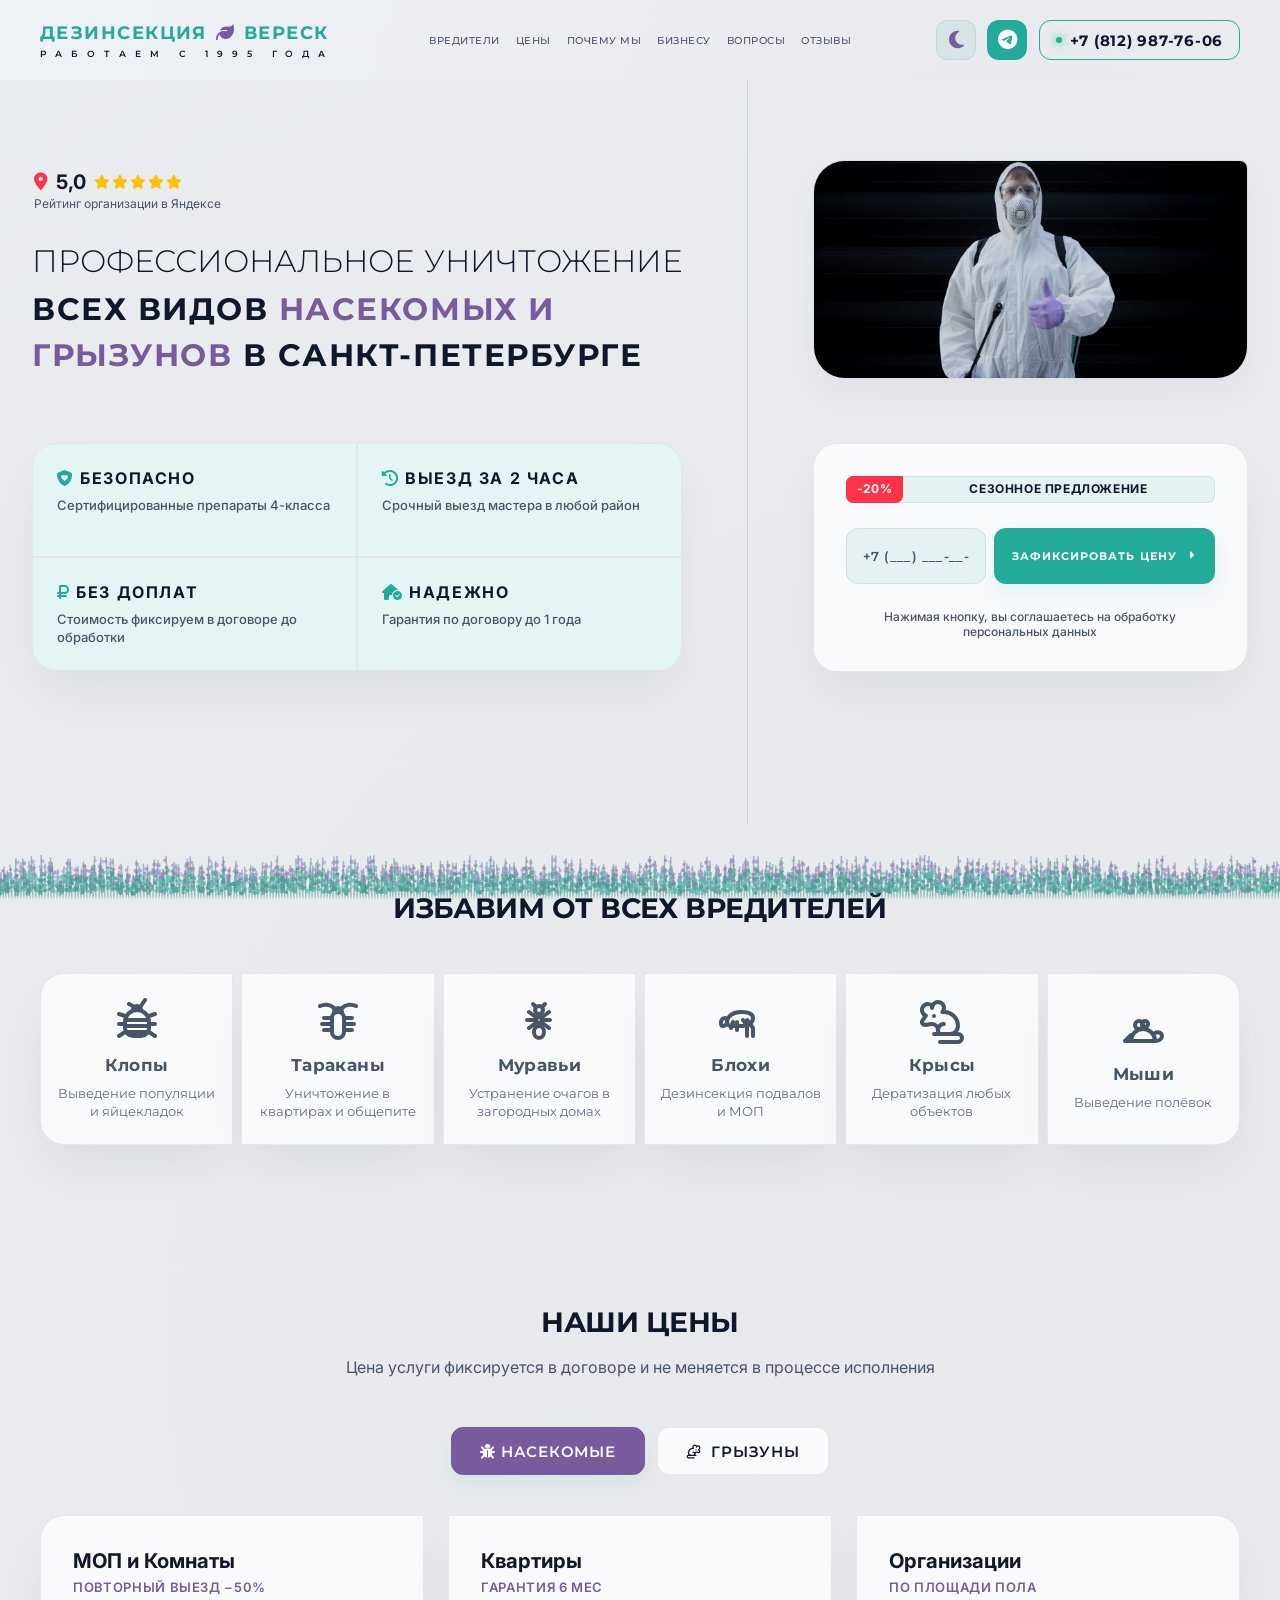
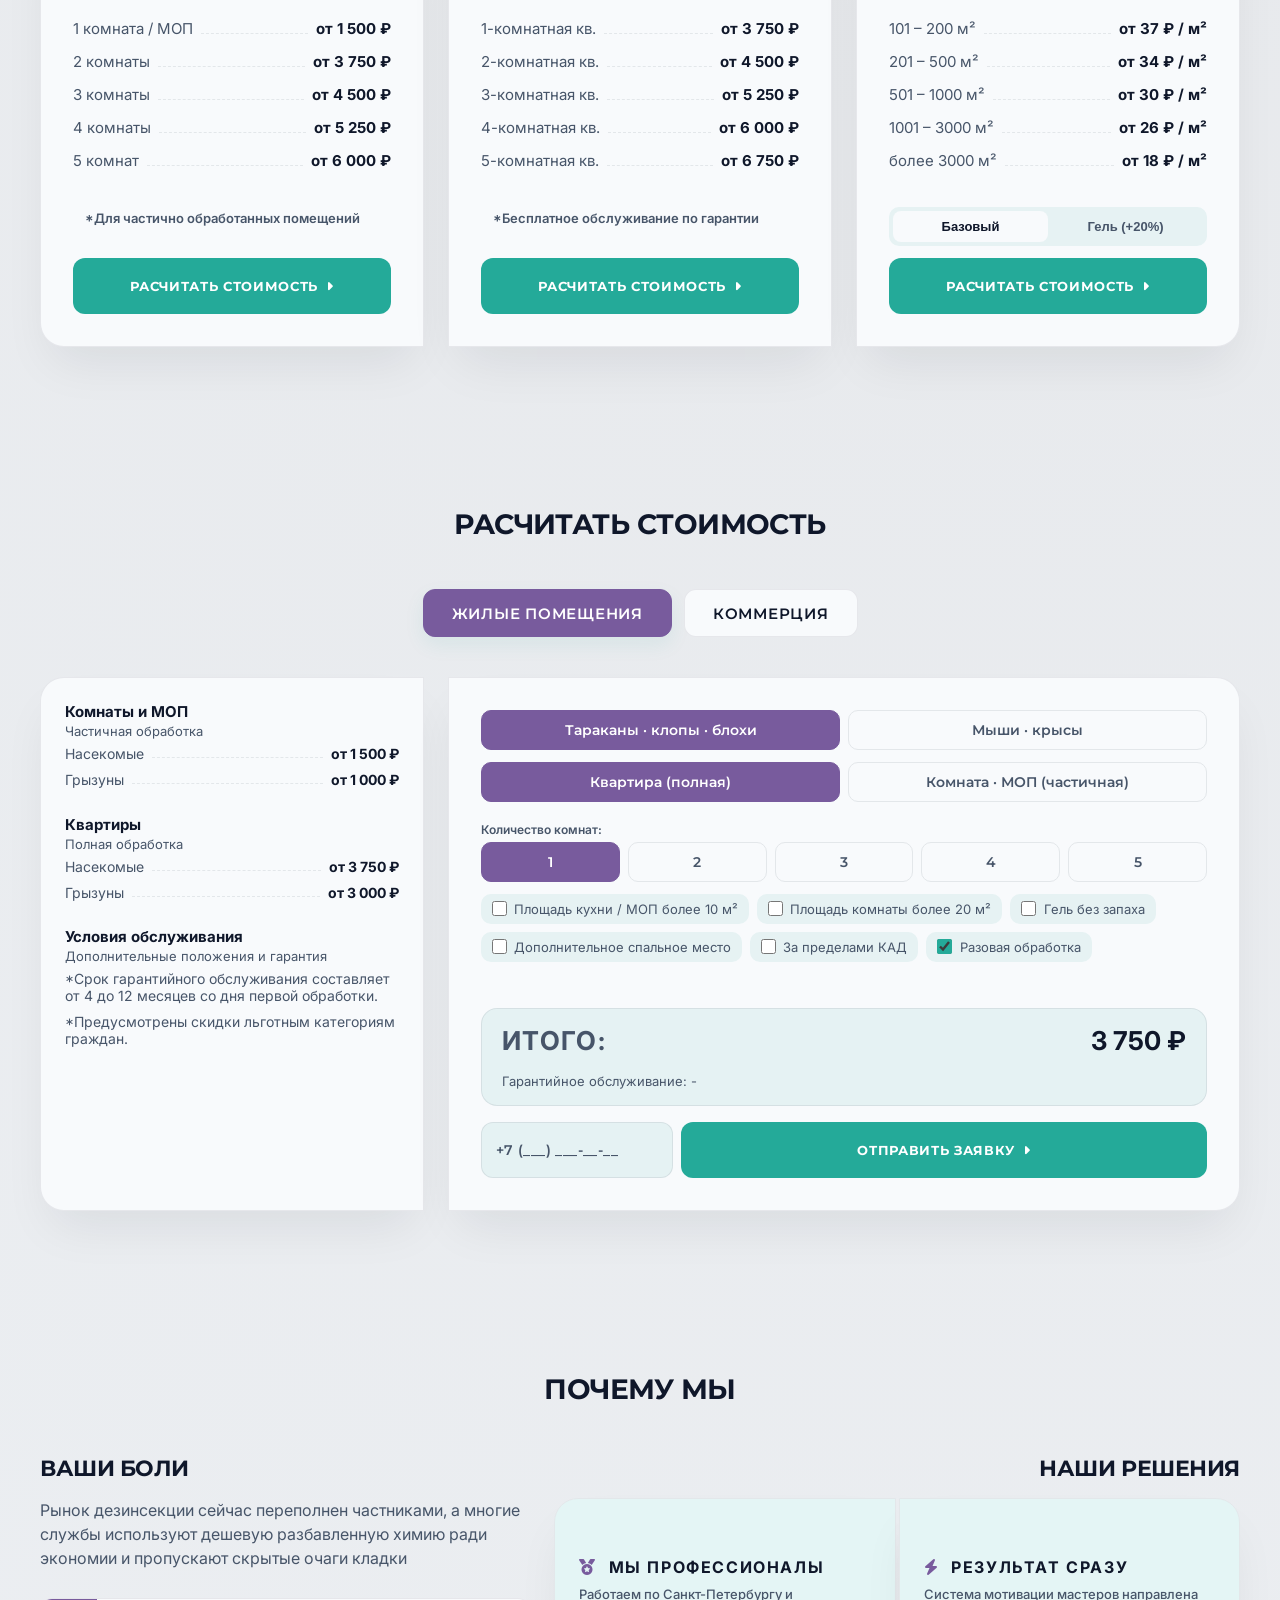
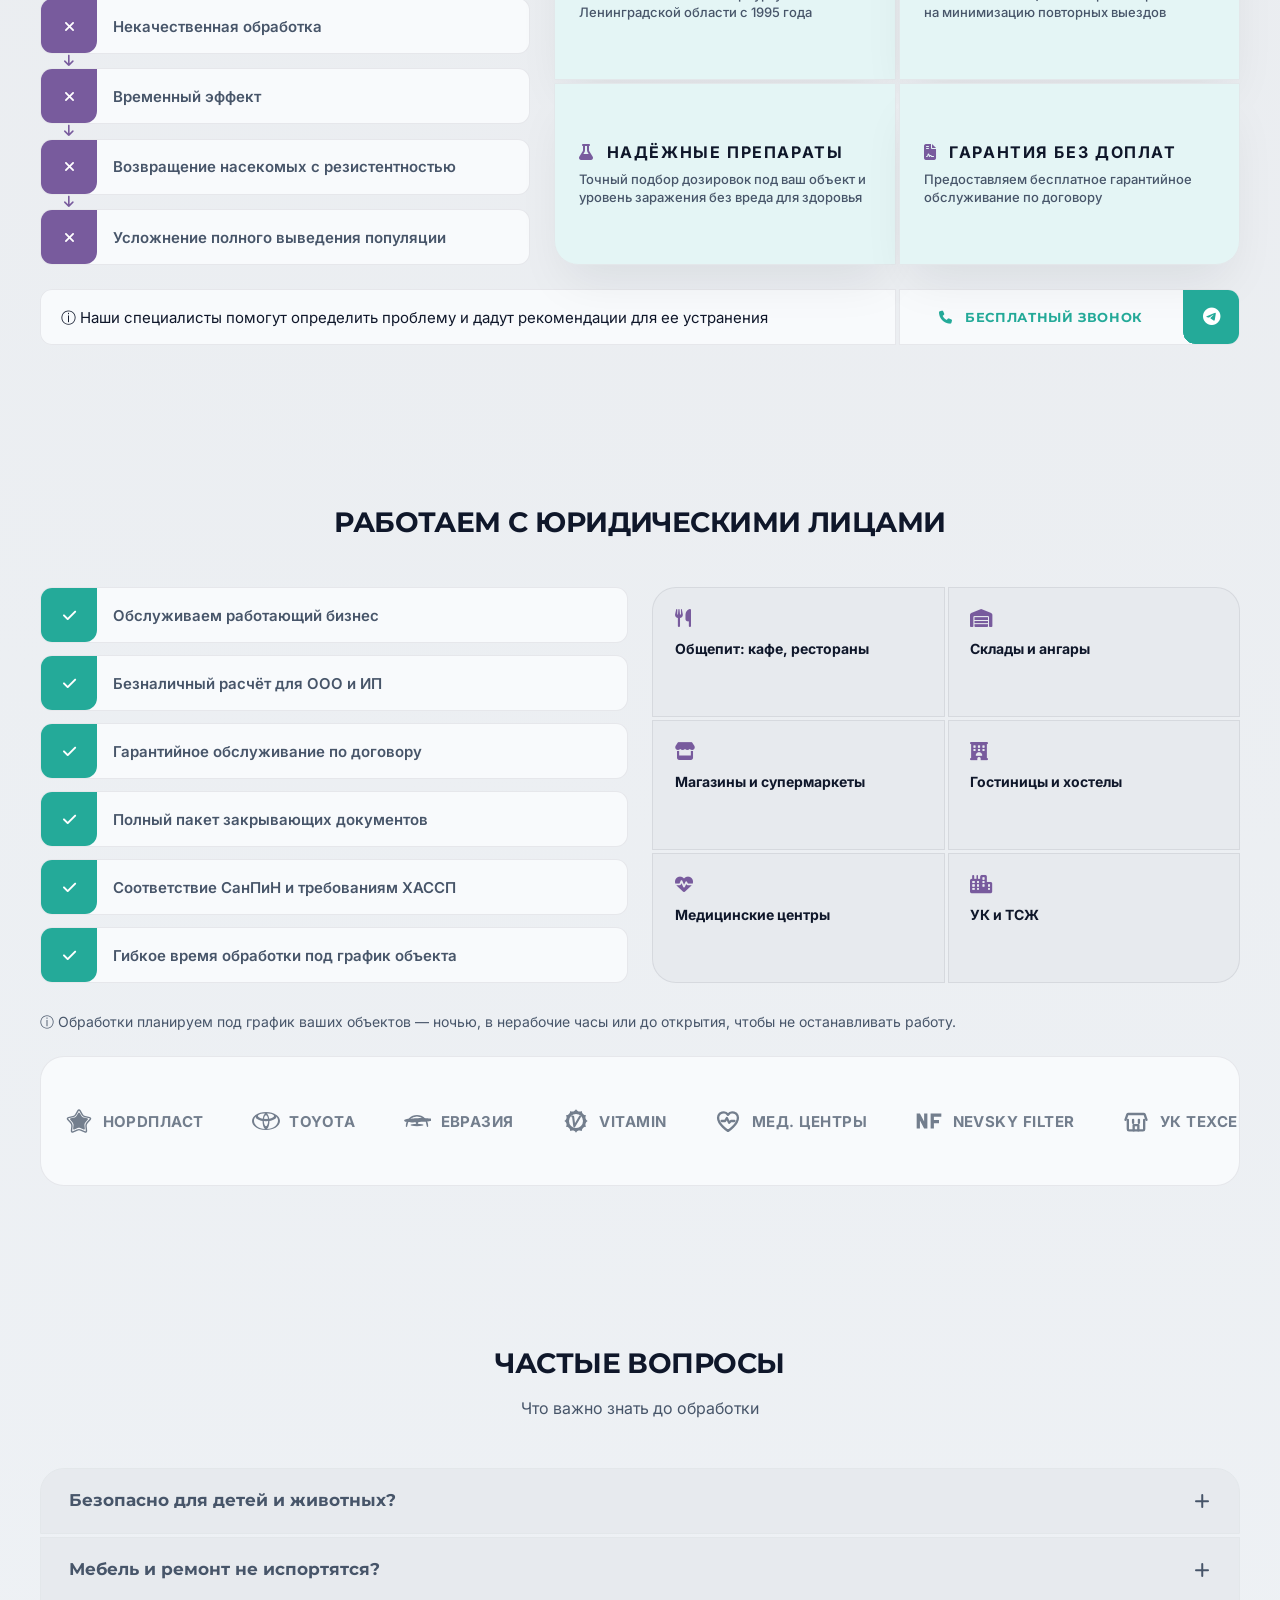
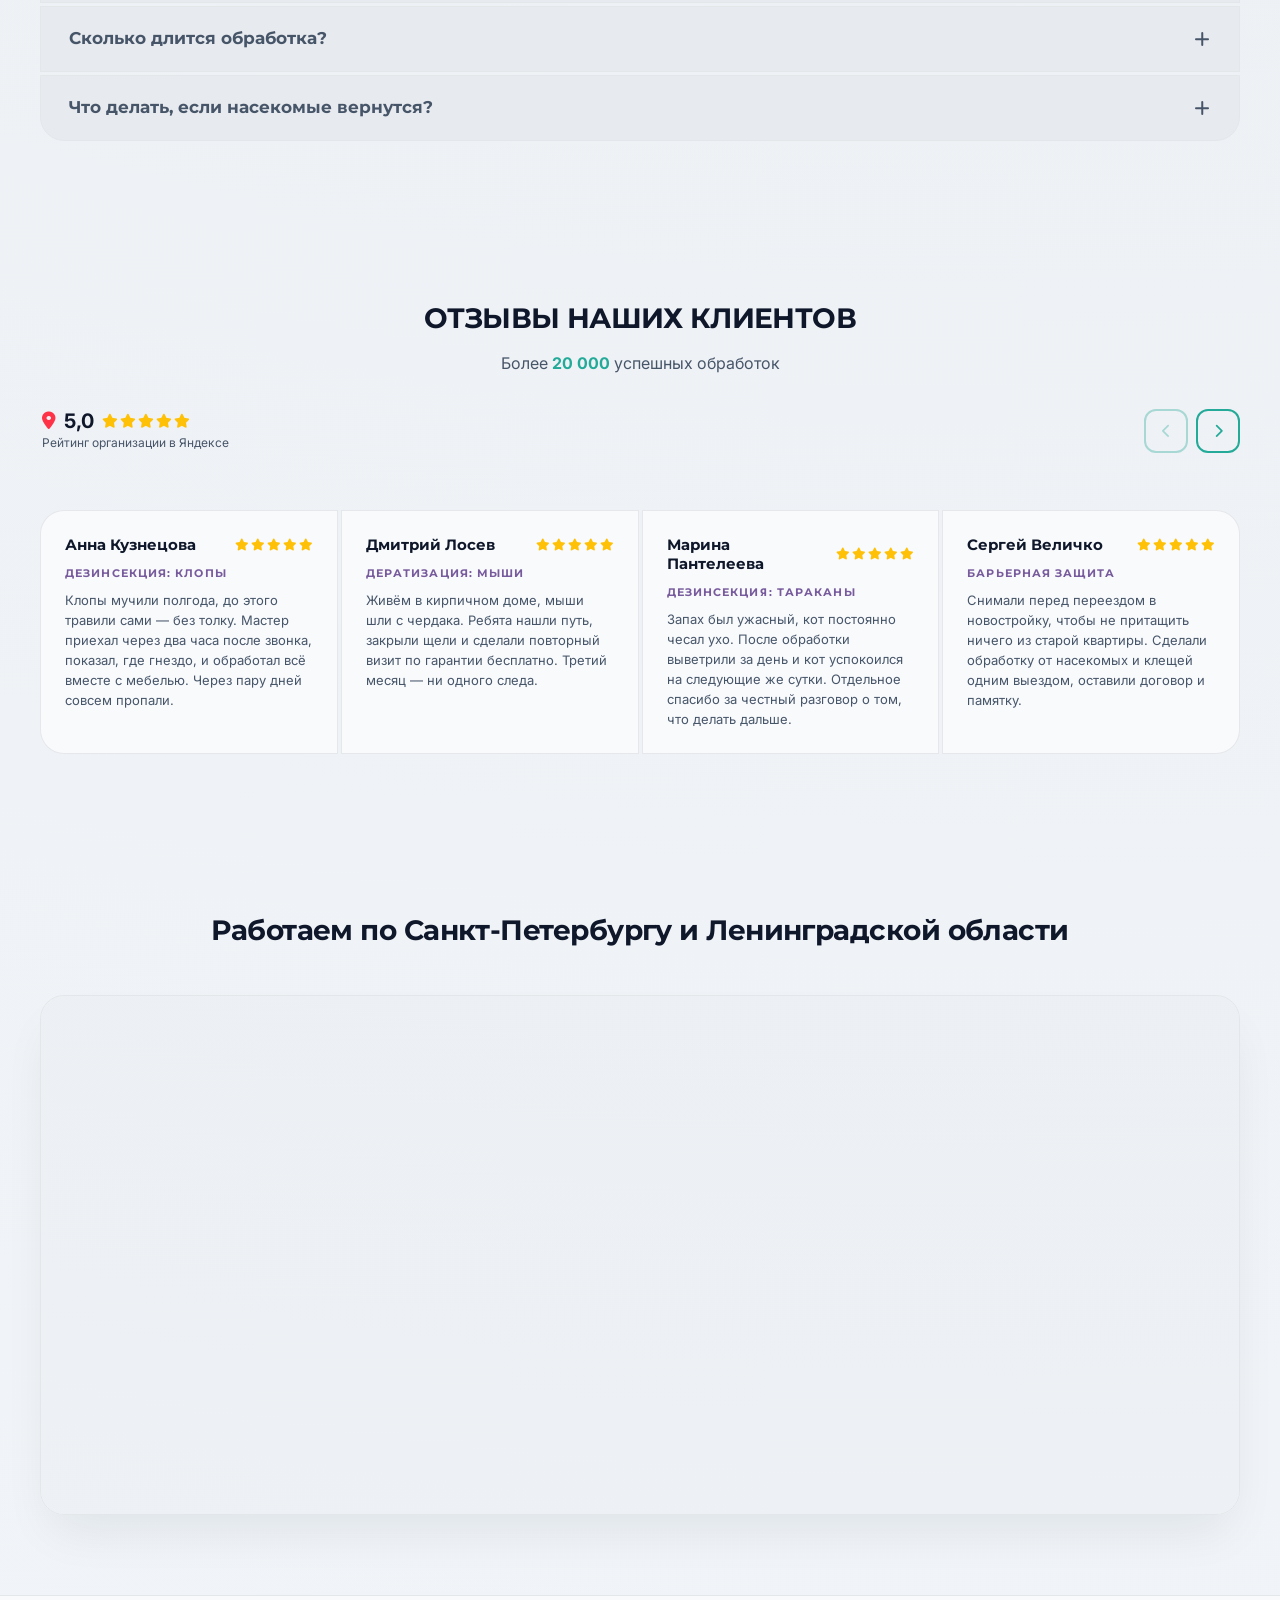
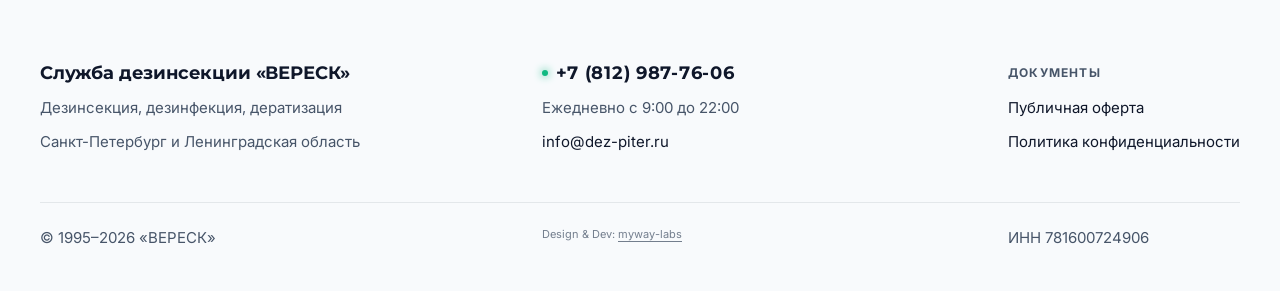
<file: index.html>
<!DOCTYPE html>
<html lang="ru">
<head>
    <meta charset="UTF-8">
    <meta name="viewport" content="width=device-width, initial-scale=1.0">
    <title>ВЕРЕСК — Премиум-сервис дезинсекции в СПб и ЛО</title>
    <!-- Иконки FontAwesome https://fontawesome.com/search?ic=free-collection -->
    <link rel="stylesheet" href="https://cdnjs.cloudflare.com/ajax/libs/font-awesome/6.4.2/css/all.min.css" crossorigin="anonymous" referrerpolicy="no-referrer" />
     <!--Для включения системного шрифта закомментировать блок ниже -->
    <link rel="preconnect" href="https://fonts.googleapis.com">
    <link rel="preconnect" href="https://fonts.gstatic.com" crossorigin>
    <link rel="stylesheet" href="https://fonts.googleapis.com/css2?family=Inter:wght@400;500;600;700&family=Montserrat:wght@300;400;500;600;700;800&display=swap">
    
    <link rel="stylesheet" href="assets/css/style.css">
</head>

<body class="antialiased scroll-smooth">

    <!-- НАВИГАЦИЯ САЙТА (HEADER) -->
    <header class="premium-header">
        <a href="#hero" class="logo-wrap" aria-label="ВЕРЕСК — на главную">
            <span class="logo-main">ДЕЗИНСЕКЦИЯ
                <!-- <i class="fa-brands fa-pagelines logo-icon" aria-hidden="true"></i> ВЕРЕСК</span> -->
                <i class="fa-solid fa-leaf logo-icon" aria-hidden="true"></i> ВЕРЕСК</span>
            <span class="logo-sub">Работаем с 1995 года</span>
        </a>

        <nav class="premium-nav" id="premiumNav">
            <a href="#catalog" class="nav-link">Вредители</a>
            <a href="#quiz-section" class="nav-link">Цены</a>
            <a href="#why-we" class="nav-link">Почему мы</a>
            <a href="#b2b" class="nav-link">Бизнесу</a>
            <a href="#faq" class="nav-link">Вопросы</a>
            <a href="#reviews" class="nav-link">Отзывы</a>
        </nav>

        <div class="right-controls">
            <button class="nav-toggle-btn" id="navToggle" aria-label="Открыть меню" aria-expanded="false" aria-controls="premiumNav">
                <i class="fa-solid fa-bars" id="navToggleIcon"></i>
            </button>
            <button class="theme-toggle-btn" id="themeToggle" title="Сменить тему">
                <i class="fa-solid fa-moon" id="themeIcon"></i>
            </button>
            <div class="header-contacts">
                <a href="https://t.me/veresk_dez_bot" target="_blank" rel="noopener" class="header-telegram-btn" title="Написать нам в Telegram" aria-label="Написать нам в Telegram">
                    <i class="fa-brands fa-telegram" aria-hidden="true"></i>
                </a>
                <a href="tel:+78129877606" class="header-phone">
                    <span class="phone-dot"></span> +7 (812) 987-76-06
                </a>
            </div>
        </div>
    </header>

    <!-- СТРУКТУРНАЯ СЕТКА ГЛАВНОГО ЭКРАНА С СКВОЗНОЙ ЛИНИЕЙ -->
    <main class="hero-section" id="hero">
        <!-- Сквозной разделитель по сетке (58.33% / 41.66%) -->
        <div class="global-vertical-line"></div>

        <div class="hero-layout">

            <!-- РЯД 1: ВЕРХНИЙ (ОФФЕР И ЛОКАЛЬНОЕ ФОТО) -->
            <div class="hero-top-row">
                <!-- Левая сторона оффера -->
                <div class="hero-headline-block">
                    <div class="yandex-rating-badge">
                        <div class="yandex-rating-top">
                            <i class="fa-solid fa-location-dot yandex-marker"></i>
                            <span class="yandex-score">5,0</span>
                            <div class="yandex-stars">
                                <i class="fa-solid fa-star"></i>
                                <i class="fa-solid fa-star"></i>
                                <i class="fa-solid fa-star"></i>
                                <i class="fa-solid fa-star"></i>
                                <i class="fa-solid fa-star"></i>
                            </div>
                        </div>
                        <div class="yandex-rating-bottom">Рейтинг организации в Яндексе</div>
                    </div>
                    <!--<div class="yandex-rating-badge">
                        <div class="yandex-rating-top">
                            <p class="yandex-score"><span class="reviews-num">30 </span>лет опыта</p>
                            <p class="yandex-score"><span class="reviews-num">20 000 </span>успешных обработок</p>
                        </div>
                    </div>-->
                    <h1 class="hero-title">
                        Профессиональное<br class="hero-br"> уничтожение
                        <tracking-bold><span class="hero-kind">всех видов </span><br class="hero-br"><span style="color: var(--accent-color);">насекомых и грызунов</span><span class="hero-geo"> в Санкт-Петербурге</span></tracking-bold>
                    </h1>
                </div>

                <!-- Правая сторона фото -->
                <div class="hero-image-block">
                    <div class="image-container-block">
                        <div class="inline-team-img"></div>
                    </div>
                </div>
            </div>

            <!-- РЯД 2: НИЖНИЙ (ТРИГГЕРЫ И ОКНО АКЦИИ) -->
            <div class="hero-bottom-row">
                <!-- Левая сторона: Сетка преимуществ -->
                <div class="triggers-grid-container">
                    <div class="triggers-grid">
                        <div class="trigger-box">
                            <span class="trigger-num"><i class="fa-solid fa-shield-heart trigger-icon"></i> безопасно</span>
                            <p class="trigger-text">Сертифицированные препараты 4-класса</p>
                        </div>
                        <div class="trigger-box">
                            <span class="trigger-num"><i class="fa-solid fa-clock-rotate-left trigger-icon"></i> выезд за 2 часа</span>
                            <p class="trigger-text">Срочный выезд мастера в любой район</p>
                        </div>
                        <div class="trigger-box">
                            <span class="trigger-num"><i class="fa-solid fa-ruble-sign trigger-icon"></i> без доплат</span>
                            <p class="trigger-text">Стоимость фиксируем в договоре до обработки</p>
                        </div>
                        <div class="trigger-box">
                            <span class="trigger-num"><i class="fa-solid fa-house-circle-check trigger-icon"></i> надежно</span>
                            <p class="trigger-text">Гарантия по договору до 1 года</p>
                        </div>
                    </div>
                </div>

                <!-- Правая сторона: Карточка акции -->
                <div class="premium-cta-box-container">
                    <div class="premium-cta-box">
                        <div class="cta-header">
                            <div class="cta-deal">
                                <span class="cta-discount">-20%</span>
                                <span class="cta-season">Сезонное предложение</span>
                            </div>
                        </div>

                        <form class="cta-form" data-lead="hero">
                            <input class="cta-phone-input" type="tel" name="phone" inputmode="tel" autocomplete="tel" placeholder="+7 (900) 000-00-00" required>
                            <button class="premium-btn lead-submit" type="submit">Зафиксировать цену<i class="fa-solid fa-caret-right"></i>
                            </button>
                        </form>

                        <p class="privacy-snoska">Нажимая кнопку, вы соглашаетесь на обработку персональных данных</p>
                    </div>
                </div>
            </div>

        </div>
    </main>

    <!-- СКРИПТ УПРАВЛЕНИЯ ТЕМАМИ И ИКОНКАМИ -->
    <script>
        const themeToggleBtn = document.getElementById('themeToggle');
        const themeIcon = document.getElementById('themeIcon');
        const bodyElement = document.body;

        const savedTheme = localStorage.getItem('site-theme');
        if (savedTheme === 'dark') {
            bodyElement.classList.add('dark-theme');
            themeIcon.className = 'fa-solid fa-sun';
        } else {
            themeIcon.className = 'fa-solid fa-moon';
        }

        themeToggleBtn.addEventListener('click', () => {
            bodyElement.classList.toggle('dark-theme');

            if (bodyElement.classList.contains('dark-theme')) {
                themeIcon.className = 'fa-solid fa-sun';
                localStorage.setItem('site-theme', 'dark');
            } else {
                themeIcon.className = 'fa-solid fa-moon';
                localStorage.setItem('site-theme', 'light');
            }
        });

        /* МАСКА ТЕЛЕФОНА: только цифры, "+7" уже введён, пустые слоты видны шаблоном "+7 (___) ___-__-__" */
        const phoneInput = document.querySelector('.cta-phone-input');
        let phoneDigits = '';

        function renderPhone() {
            const slot = (phoneDigits + '__________').slice(0, 10);
            phoneInput.value = '+7 (' + slot.slice(0, 3) + ') ' + slot.slice(3, 6) + '-' + slot.slice(6, 8) + '-' + slot.slice(8, 10);
            const pos = phoneInput.value.indexOf('_');
            phoneInput.setSelectionRange(pos, pos < 0 ? phoneInput.value.length : pos);
        }

        if (phoneInput) {
            renderPhone();
            phoneInput.classList.toggle('cta-phone-empty', phoneDigits.length === 0);
            phoneInput.addEventListener('input', () => {
                let d = phoneInput.value.replace(/\D/g, '');
                if (d.startsWith('7')) d = d.slice(1);
                phoneDigits = d.slice(0, 10);
                phoneInput.classList.toggle('cta-phone-empty', phoneDigits.length === 0);
                renderPhone();
            });
            phoneInput.addEventListener('beforeinput', (e) => {
                if (e.inputType === 'deleteContentBackward' || e.inputType === 'deleteContentForward') {
                    e.preventDefault();
                    phoneDigits = phoneDigits.slice(0, -1);
                    renderPhone();
                }
            });
        }
    </script>

    <!-- Контейнер для верескового поля -->
    <div class="heather-field-container">
      <canvas id="heatherFieldCanvas"></canvas>
    </div>

    <!-- БЛОК 3: КАТАЛОГ ВРЕДИТЕЛЕЙ -->
    <section class="calc-section pest-section" id="catalog">
      <div class="calc-container">
        <div class="calc-header">
          <h2 class="section-title">Избавим от всех вредителей</h2>
          <!--<p class="calc-subtitle">Выберите вредителя — подскажем способ обработки и актуальные цены</p>-->
        </div>

        <div class="pest-grid">
          <a class="pest-card" href="#calculator" data-pest-target="insects" aria-label="Обработка от клопов">
            <span class="pest-icon" aria-hidden="true">
              <svg xmlns="http://www.w3.org/2000/svg" viewBox="0 0 24 24" fill="none" stroke="currentColor" stroke-width="2" stroke-linecap="round" stroke-linejoin="round"><path d="M12 6c3.3 0 6 2.7 6 6v3c0 2.2-1.8 4-4 4h-4c-2.2 0-4-1.8-4-4v-3c0-3.3 2.7-6 6-6z"/><path d="M10 6c0-1.1.9-2 2-2s2 .9 2 2"/><path d="M10 4L8 3M14 4l2-3"/><path d="M7 11h10M6.2 14h11.6M7 17h10"/><path d="M6 9L3 8M18 9l3-1M6 13L3 13M18 13l3 0M6 17l-3 2M18 17l3 2"/></svg>
            </span>
            <span class="pest-name">Клопы</span>
            <span class="pest-sub">Выведение популяции и яйцекладок</span>
          </a>

          <a class="pest-card" href="#calculator" data-pest-target="insects" aria-label="Обработка от тараканов">
            <span class="pest-icon" aria-hidden="true">
              <svg xmlns="http://www.w3.org/2000/svg" viewBox="0 0 24 24" fill="none" stroke="currentColor" stroke-width="2" stroke-linecap="round" stroke-linejoin="round"><path d="M10 5C8 3 5 3 3 4M14 5C16 3 19 3 21 4"/><rect x="9" y="7" width="6" height="13" rx="3"/><path d="M10 7c0-1.1.9-2 2-2s2 .9 2 2"/><path d="M9 10H5M15 10h4M9 13H4M15 13h5M9 16H5M15 16h4"/></svg>
            </span>
            <span class="pest-name">Тараканы</span>
            <span class="pest-sub">Уничтожение в квартирах и общепите</span>
          </a>

          <a class="pest-card" href="#calculator" data-pest-target="insects" aria-label="Обработка от муравьёв">
            <span class="pest-icon" aria-hidden="true">
              <svg xmlns="http://www.w3.org/2000/svg" viewBox="0 0 24 24" fill="none" stroke="currentColor" stroke-width="2" stroke-linecap="round" stroke-linejoin="round"><circle cx="12" cy="6" r="2"/><circle cx="12" cy="11" r="1.5"/><ellipse cx="12" cy="17" rx="2.5" ry="3"/><path d="M10.5 4.5L9 3M13.5 4.5L15 3"/><path d="M10.5 11H6M13.5 11h4M11 12l-4 3M13 12l4 3M11 10l-4-3M13 10l4-3"/></svg>
            </span>
            <span class="pest-name">Муравьи</span>
            <span class="pest-sub">Устранение очагов в загородных домах</span>
          </a>

          <a class="pest-card" href="#calculator" data-pest-target="insects" aria-label="Обработка от блох">
            <span class="pest-icon" aria-hidden="true">
              <svg xmlns="http://www.w3.org/2000/svg" viewBox="0 0 24 24" fill="none" stroke="currentColor" stroke-width="2" stroke-linecap="round" stroke-linejoin="round"><path d="M7 14c-1.1 0-2-.9-2-2 0-2.8 3-5 7-5s6 1.3 6 3c0 2.2-2.2 4-5 4H7z"/><path d="M5 12c0 1.1-.9 2-2 2s-1-.9-1-2 .9-2 2-2 1 .9 1 2z"/><path d="M15 11l3 4v4M13 11l2 3v5"/><path d="M8 12l-1 3M10 12v4"/></svg>
            </span>
            <span class="pest-name">Блохи</span>
            <span class="pest-sub">Дезинсекция подвалов и МОП</span>
          </a>

          <a class="pest-card" href="#calculator" data-pest-target="rodents" aria-label="Обработка от крыс">
            <span class="pest-icon" aria-hidden="true">
                <svg xmlns="http://www.w3.org/2000/svg" viewBox="0 0 24 24" fill="none" stroke="currentColor" stroke-width="2" stroke-linecap="round" stroke-linejoin="round">
                  <path d="M11 22h9a2 2 0 0 0 0-4H8"/>
                  <path d="M10.764 18a3 3 0 0 1 2.2-5"/>
                  <path d="M8 9h.01"/>
                  <path d="M7.18 3.94a3 3 0 1 0-3.237 4.868l-1.815 2.587a1.5 1.5 0 0 0 1.5 2.1l2.872-.453a3 3 0 0 1 3.5 3"/>
                  <path d="M7 4.988a3 3 0 1 1 5.2 2.052A7 7 0 0 1 20 14.015a4 4 0 0 1-4 3.985"/>
                </svg>
            </span>
            <span class="pest-name">Крысы</span>
            <span class="pest-sub">Дератизация любых объектов</span>
          </a>

          <a class="pest-card" href="#calculator" data-pest-target="rodents" aria-label="Обработка от мышей">
            <span class="pest-icon" aria-hidden="true">
              <svg xmlns="http://www.w3.org/2000/svg" viewBox="0 0 24 24" fill="none" stroke="currentColor" stroke-width="2" stroke-linecap="round" stroke-linejoin="round"><path d="M6 17c0-3.3 2.7-6 6-6s6 2.7 6 6H6z"/><path d="M6 14l-3 3h3"/><circle cx="10" cy="9" r="2"/><circle cx="13" cy="8.5" r="1.5"/><path d="M18 17c2 0 3.5-1 3.5-2.5S19.5 12 18 13"/></svg>
            </span>
            <span class="pest-name">Мыши</span>
            <span class="pest-sub">Выведение полёвок</span>
          </a>
        </div>
      </div>
    </section>

    <!-- ТОЧКА ПРИВЯЗКИ ДЛЯ СЛЕДУЮЩЕГО БЛОКА (КВИЗА) -->
    <div id="quiz-section"></div>

    <!-- Контейнер для калькулятора v1 -->
    <section class="calc-section">
      <div class="calc-container">
        
        <!-- Заголовки блока -->
        <div class="calc-header">
          <h2 class="section-title">Наши цены</h2>
          <p class="calc-subtitle">Цена услуги фиксируется в договоре и не меняется в процессе исполнения</p>
        </div>
    
        <!-- Вкладки направлений (Табы) -->
        <div class="calc-tabs-nav">
          <button class="tab-nav-btn active" data-tab="insects"><i class="fa-solid fa-bug"></i> Насекомые</button>
          <button class="tab-nav-btn" data-tab="rodents"><svg class="tab-icon" xmlns="http://www.w3.org/2000/svg" width="1em" height="1em" viewBox="0 0 24 24" fill="none" stroke="currentColor" stroke-width="2" stroke-linecap="round" stroke-linejoin="round" aria-hidden="true"><path d="M13 22H4a2 2 0 0 1 0-4h12"/><path d="M13.236 18a3 3 0 0 0-2.2-5"/><path d="M16 9h.01"/><path d="M16.82 3.94a3 3 0 1 1 3.237 4.868l1.815 2.587a1.5 1.5 0 0 1-1.5 2.1l-2.872-.453a3 3 0 0 0-3.5 3"/><path d="M17 4.988a3 3 0 1 0-5.2 2.052A7 7 0 0 0 4 14.015 4 4 0 0 0 8 18"/></svg> Грызуны</button>
        </div>
    
        <!-- Сетка тарифов (Для каждой вкладки свои данные) -->
        <!-- ВКЛАДКА: НАСЕКОМЫЕ -->
        <div class="prices-grid active" id="tab-insects">
          
          <!-- Карточка 1: Частичная обработка (Выборочные зоны) -->
          <div class="price-card">
            <div class="card-header">
              <h3 class="card-title">МОП и Комнаты</h3>
              <p class="card-tag">повторный выезд −50%</p>
            </div>
            <ul class="price-list">
              <li><span>1 комната / МОП</span><span class="dots"></span><strong>от 1 500 ₽</strong></li>
              <li><span>2 комнаты</span><span class="dots"></span><strong>от 3 750 ₽</strong></li>
              <li><span>3 комнаты</span><span class="dots"></span><strong>от 4 500 ₽</strong></li>
              <li><span>4 комнаты</span><span class="dots"></span><strong>от 5 250 ₽</strong></li>
              <li><span>5 комнат</span><span class="dots"></span><strong>от 6 000 ₽</strong></li>
            </ul>
            <div class="card-header">
              <p class="mini-tab-btn">*Для частично обработанных помещений</p>
            </div>
            <button class="card-btn btn-mint" data-v2-tab="phys">Расчитать стоимость <i class="fa-solid fa-caret-right"></i></button>
          </div>
    
          <!-- Карточка 2: Полная обработка (Вся квартира) -->
          <div class="price-card">
            <div class="card-header">
              <h3 class="card-title">Квартиры</h3>
              <p class="card-tag">Гарантия 6 мес</p>
            </div>
            <ul class="price-list">
              <li><span>1-комнатная кв.</span><span class="dots"></span><strong>от 3 750 ₽</strong></li>
              <li><span>2-комнатная кв.</span><span class="dots"></span><strong>от 4 500 ₽</strong></li>
              <li><span>3-комнатная кв.</span><span class="dots"></span><strong>от 5 250 ₽</strong></li>
              <li><span>4-комнатная кв.</span><span class="dots"></span><strong>от 6 000 ₽</strong></li>
              <li><span>5-комнатная кв.</span><span class="dots"></span><strong>от 6 750 ₽</strong></li>
            </ul>
            <div class="card-header">
              <p class="mini-tab-btn">*Бесплатное обслуживание по гарантии</p>
            </div>
            <button class="card-btn btn-mint" data-v2-tab="phys">Расчитать стоимость <i class="fa-solid fa-caret-right"></i></button>
          </div>
    
          <!-- Карточка 3: Организации (По площади пола) -->
          <div class="price-card b2b-combined-card">
            <div class="card-header">
              <h3 class="card-title">Организации</h3>
              <p class="card-tag">По площади пола</p>
            </div>

            <!-- Под-вкладка: Базовый тариф -->
            <ul class="price-list subtab-content active" id="subtab-b2b-base">
              <li><span>101 – 200 м²</span><span class="dots"></span><strong>от 37 ₽ / м²</strong></li>
              <li><span>201 – 500 м²</span><span class="dots"></span><strong>от 34 ₽ / м²</strong></li>
              <li><span>501 – 1000 м²</span><span class="dots"></span><strong>от 30 ₽ / м²</strong></li>
              <li><span>1001 – 3000 м²</span><span class="dots"></span><strong>от 26 ₽ / м²</strong></li>
              <li><span>более 3000 м²</span><span class="dots"></span><strong>от 18 ₽ / м²</strong></li>
            </ul>

            <!-- Под-вкладка: Гель (+20%) -->
            <ul class="price-list subtab-content" id="subtab-b2b-gel">
              <li><span>101 – 200 м²</span><span class="dots"></span><strong>от 44.4 ₽ / м²</strong></li>
              <li><span>201 – 500 м²</span><span class="dots"></span><strong>от 40.8 ₽ / м²</strong></li>
              <li><span>501 – 1000 м²</span><span class="dots"></span><strong>от 36.0 ₽ / м²</strong></li>
              <li><span>1001 – 3000 м²</span><span class="dots"></span><strong>от 31.2 ₽ / м²</strong></li>
              <li><span>более 3000 м²</span><span class="dots"></span><strong>от 21.6 ₽ / м²</strong></li>
            </ul>

            <div class="mini-tabs">
              <button class="mini-tab-btn active" data-subtab="b2b-base" data-default>Базовый</button>
              <button class="mini-tab-btn" data-subtab="b2b-gel">Гель (+20%)</button>
            </div>
            <button class="card-btn btn-mint" data-v2-tab="biz">Расчитать стоимость <i class="fa-solid fa-caret-right"></i></button>
          </div>
    
        </div>
    
        <!-- ВКЛАДКА: ГРЫЗУНЫ (та же структура, что у насекомых) -->
        <div class="prices-grid" id="tab-rodents">
          
          <!-- Карточка 1: Частичная обработка (Выборочные зоны) -->
          <div class="price-card">
            <div class="card-header">
              <h3 class="card-title">МОП и Комнаты</h3>
              <p class="card-tag">повторный выезд −50%</p>
            </div>
            <ul class="price-list">
              <li><span>1 комната / МОП</span><span class="dots"></span><strong>от 1 000 ₽</strong></li>
              <li><span>2 комнаты</span><span class="dots"></span><strong>от 3 000 ₽</strong></li>
              <li><span>3 комнаты</span><span class="dots"></span><strong>от 3 500 ₽</strong></li>
              <li><span>4 комнаты</span><span class="dots"></span><strong>от 4 000 ₽</strong></li>
              <li><span>5 комнат</span><span class="dots"></span><strong>от 4 500 ₽</strong></li>
            </ul>
            <div class="card-header">
              <p class="mini-tab-btn">*Для частично обработанных помещений</p>
            </div>
            <button class="card-btn btn-mint" data-v2-tab="phys">Расчитать стоимость <i class="fa-solid fa-caret-right"></i></button>
          </div>
    
          <!-- Карточка 2: Полная обработка (Вся квартира) -->
          <div class="price-card">
            <div class="card-header">
              <h3 class="card-title">Квартиры</h3>
              <p class="card-tag">Гарантия 4 мес</p>
            </div>
            <ul class="price-list">
              <li><span>1-комнатная кв.</span><span class="dots"></span><strong>от 3 000 ₽</strong></li>
              <li><span>2-комнатная кв.</span><span class="dots"></span><strong>от 3 750 ₽</strong></li>
              <li><span>3-комнатная кв.</span><span class="dots"></span><strong>от 4 500 ₽</strong></li>
              <li><span>4-комнатная кв.</span><span class="dots"></span><strong>от 5 250 ₽</strong></li>
              <li><span>5-комнатная кв.</span><span class="dots"></span><strong>от 6 000 ₽</strong></li>
            </ul>
            <div class="card-header">
              <p class="mini-tab-btn">*Бесплатное обслуживание по гарантии</p>
            </div>
            <button class="card-btn btn-mint" data-v2-tab="phys">Расчитать стоимость <i class="fa-solid fa-caret-right"></i></button>
          </div>
    
          <!-- Карточка 3: Организации (По площади пола) -->
          <div class="price-card b2b-combined-card">
            <div class="card-header">
              <h3 class="card-title">Организации</h3>
              <p class="card-tag">По площади пола</p>
            </div>

            <!-- Под-вкладка: Базовый тариф -->
            <ul class="price-list subtab-content active" id="subtab-rod-base">
              <li><span>101 – 200 м²</span><span class="dots"></span><strong>от 37 ₽ / м²</strong></li>
              <li><span>201 – 500 м²</span><span class="dots"></span><strong>от 34 ₽ / м²</strong></li>
              <li><span>501 – 1000 м²</span><span class="dots"></span><strong>от 30 ₽ / м²</strong></li>
              <li><span>1001 – 3000 м²</span><span class="dots"></span><strong>от 26 ₽ / м²</strong></li>
              <li><span>более 3000 м²</span><span class="dots"></span><strong>от 18 ₽ / м²</strong></li>
            </ul>

            <!-- Под-вкладка: Сложный (+20%) -->
            <ul class="price-list subtab-content" id="subtab-rod-hard">
              <li><span>101 – 200 м²</span><span class="dots"></span><strong>от 44.4 ₽ / м²</strong></li>
              <li><span>201 – 500 м²</span><span class="dots"></span><strong>от 40.8 ₽ / м²</strong></li>
              <li><span>501 – 1000 м²</span><span class="dots"></span><strong>от 36.0 ₽ / м²</strong></li>
              <li><span>1001 – 3000 м²</span><span class="dots"></span><strong>от 31.2 ₽ / м²</strong></li>
              <li><span>более 3000 м²</span><span class="dots"></span><strong>от 21.6 ₽ / м²</strong></li>
            </ul>
            <div class="mini-tabs">
              <button class="mini-tab-btn active" data-subtab="rod-base" data-default>Базовый</button>
              <button class="mini-tab-btn" data-subtab="rod-hard">Сложный (+20%)</button>
            </div>
            <button class="card-btn btn-mint" data-v2-tab="biz">Расчитать стоимость <i class="fa-solid fa-caret-right"></i></button>
          </div>
    
        </div>
    
        </div>
    </section>

    <!-- Альтернативный модуль расчёта (v2) — блок для сравнения -->
    <section class="calc-section v2-section" id="calculator">
      <div class="calc-container">

        <!-- Заголовки блока -->
        <div class="calc-header">
          <h2 class="section-title">Расчитать стоимость</h2>
        </div>

        <!-- Вкладки аудитории -->
        <div class="calc-tabs-nav">
          <button class="v2-tab-btn active" data-v2="phys">Жилые помещения</button>
          <button class="v2-tab-btn" data-v2="biz">Коммерция</button>
        </div>

        <!-- ВКЛАДКА: ФИЗИЧЕСКИЕ ЛИЦА -->
        <div class="v2-grid active" id="v2-phys">
          <div class="v2-layout">

            <!-- ЛЕВАЯ СТОРОНА: ЦЕНЫ «ОТ» -->
            <div class="price-card v2-prices">

              <div class="v2-price-group">
                <h3 class="v2-group-title">Комнаты и МОП</h3>
                <p class="v2-group-note">Частичная обработка</p>
                <ul class="price-list">
                  <li><span>Насекомые</span><span class="dots"></span><strong>от 1 500 ₽</strong></li>
                  <li><span>Грызуны</span><span class="dots"></span><strong>от 1 000 ₽</strong></li>
                </ul>
              </div>

              <div class="v2-price-group">
                <h3 class="v2-group-title">Квартиры</h3>
                <p class="v2-group-note">Полная обработка</p>
                <ul class="price-list">
                  <li><span>Насекомые</span><span class="dots"></span><strong>от 3 750 ₽</strong></li>
                  <li><span>Грызуны</span><span class="dots"></span><strong>от 3 000 ₽</strong></li>
                </ul>
              </div>

              <div class="v2-price-group">
                <h3 class="v2-group-title">Условия обслуживания</h3>
                <p class="v2-group-note">Дополнительные положения и гарантия</p>
                <ul class="price-list">
                  <li><span>*Срок гарантийного обслуживания составляет от 4 до 12 месяцев со дня первой обработки.</span>
                  <li><span>*Предусмотрены скидки льготным категориям граждан.</span>
                </ul>
              </div>


            </div>

            <!-- ПРАВАЯ СТОРОНА: ТОЧНЫЙ КАЛЬКУЛЯТОР -->
            <div class="price-card v2-calc">
              <div class="v2-seg">
                <button type="button" class="v2-seg-btn active" data-pest="insects">Тараканы · клопы · блохи</button>
                <button type="button" class="v2-seg-btn" data-pest="rodents">Мыши · крысы</button>
              </div>

              <div class="v2-seg">
                <button type="button" class="v2-seg-btn active" data-type="full">Квартира (полная)</button>
                <button type="button" class="v2-seg-btn" data-type="partial">Комната · МОП (частичная)</button>
              </div>

              <p class="v2-seg-label">Количество комнат:</p>
              <div class="v2-seg v2-rooms-seg">
                <button type="button" class="v2-seg-btn active" data-rooms="1">1</button>
                <button type="button" class="v2-seg-btn" data-rooms="2">2</button>
                <button type="button" class="v2-seg-btn" data-rooms="3">3</button>
                <button type="button" class="v2-seg-btn" data-rooms="4">4</button>
                <button type="button" class="v2-seg-btn" data-rooms="5">5</button>
              </div>

              <div class="v2-extra">
                <label class="v2-check">
                  <input type="checkbox" data-add="1000">
                  <span>Площадь кухни / МОП более 10 м²</span>
                </label>
                <label class="v2-check">
                  <input type="checkbox" data-add="500">
                  <span>Площадь комнаты более 20 м²</span>
                </label>
                <label class="v2-check">
                  <input type="checkbox" data-gel="1">
                  <span>Гель без запаха</span>
                </label>
                <label class="v2-check">
                  <input type="checkbox" data-add="1000">
                  <span>Дополнительное спальное место</span>
                </label>
                <label class="v2-check">
                  <input type="checkbox" data-add="1000">
                  <span>За пределами КАД</span>
                </label>
                <label class="v2-check">
                  <!--По умолчанию включена разовая обработка `checked`-->
                  <input type="checkbox" data-once="1" checked>
                  <span>Разовая обработка</span>
                </label>
              </div>

              <div class="v2-total">
                <div class="v2-total-line">
                  <span>ИТОГО:</span>
                  <strong id="v2-total-price">7 500 ₽</strong>
                </div>
                <div class="v2-total-sub">
                  <p class="v2-guarantee" id="v2-guarantee">Гарантийное обслуживание: 6 мес</p>
                </div>
              </div>
              <div class="lead-row">
                <input class="lead-phone-input" type="tel" inputmode="tel" autocomplete="tel" placeholder="+7 (900) 000-00-00" required>
                <button type="button" class="card-btn btn-mint lead-submit" data-lead="calc-phys">Отправить заявку <i class="fa-solid fa-caret-right"></i></button>
              </div>
            </div>

          </div>
        </div>

        <!-- ВКЛАДКА: ЮРИДИЧЕСКИЕ ЛИЦА -->
        <div class="v2-grid" id="v2-biz">
          <div class="v2-layout">

            <!-- ЛЕВАЯ СТОРОНА: ЦЕНЫ «ОТ» -->
            <div class="price-card v2-prices">
              <div class="v2-price-group">
                <h3 class="v2-group-title">Организации и ТСЖ</h3>
                <p class="v2-group-note">По договору / безнал</p>
                <ul class="price-list">
                  <li><span>101 – 200 м²</span><span class="dots"></span><strong>от 37 ₽ / м²</strong></li>
                  <li><span>201 – 500 м²</span><span class="dots"></span><strong>от 34 ₽ / м²</strong></li>
                  <li><span>501 – 1000 м²</span><span class="dots"></span><strong>от 30 ₽ / м²</strong></li>
                  <li><span>1001 – 3000 м²</span><span class="dots"></span><strong>от 26 ₽ / м²</strong></li>
                  <li><span>3001 – 5000 м²</span><span class="dots"></span><strong>от 24 ₽ / м²</strong></li>
                  <li><span>5001 и более м²</span><span class="dots"></span><strong>от 18 ₽ / м²</strong></li>
                  <li><span>Электроприборы</span><span class="dots"></span><strong>50 ₽ / м²</strong></li>
                </ul>
              </div>

              <div class="v2-price-group">
                <h3 class="v2-group-title">Участки и территории</h3>
                <p class="v2-group-note">Открытый воздух / склады</p>
                <ul class="price-list">
                  <li><span>От вредителей</span><span class="dots"></span><strong>от 350 ₽ / сотка</strong></li>
                </ul>
              </div>

              <div class="v2-price-group">
                <h3 class="v2-group-title">Условия обслуживания</h3>
                <ul class="price-list">
                  <li><span>Разовая обработка</span><span class="dots"></span><strong>от 5 000 ₽</strong></li>
                  <li><span>Договор на обслуживание</span><span class="dots"></span><strong>от 10 000 ₽</strong></li>
                </ul>
              </div>
              
            </div>

            <!-- ПРАВАЯ СТОРОНА: КАЛЬКУЛЯТОР ДЛЯ ОРГАНИЗАЦИЙ -->
            <div class="price-card v2-calc">
              <div class="v2-seg">
                <button type="button" class="v2-seg-btn active" data-pest="insects">Тараканы · клопы · блохи</button>
                <button type="button" class="v2-seg-btn" data-pest="rodents">Мыши · крысы</button>
              </div>
              <h3 class="v2-step-title v2-area-title">Введите площадь, м²:</h3>
              <input class="v2-area-input" id="v2-biz-area" type="number" min="0" step="1" inputmode="numeric" placeholder="100" value="0">

              <div class="v2-extra">
                <label class="v2-check">
                  <input type="checkbox" data-annual="1">
                  <span>Договор на обслуживание</span>
                </label>
                <label class="v2-check v2-insect-only">
                  <input type="checkbox" data-gel="1">
                  <span>Обработка гелем без запаха (+20%)</span>
                </label>
                <label class="v2-check v2-insect-only">
                  <input type="checkbox" data-ceil="1">
                  <span>Потолки выше 3 м (+20%)</span>
                </label>
                <label class="v2-check v2-insect-only">
                  <input type="checkbox" data-complex="1">
                  <span>Несколько видов насекомых (+20%)</span>
                </label>
                <label class="v2-check">
                  <input type="checkbox" data-add="1000">
                  <span>Объект за пределами КАД</span>
                </label>
              </div>

              <div class="v2-total">
                <div class="v2-total-line">
                  <span>ИТОГО:</span>
                  <strong id="v2-total-biz">6 000 ₽</strong>
                </div>
                <div class="v2-total-sub">
                  <p class="v2-guarantee" id="v2-biz-guarantee">Гарантия по договору · мин. заказ 6000</p>
                  <span class="v2-total-rate" id="v2-biz-rate">37 ₽ / м²</span>
                </div>
              </div>
              <div class="lead-row">
                <input class="lead-email-input" type="email" autocomplete="email" placeholder="Ваш email" required>
                <button type="button" class="card-btn btn-mint lead-submit" data-lead="calc-biz">Получить КП <i class="fa-solid fa-envelope"></i></button>
              </div>
            </div>

          </div>
        </div>

      </div>
    </section>

    <!-- БЛОК 4: ПОЧЕМУ МЫ -->
    <section class="calc-section why-we-section" id="why-we">
    <!-- Заголовок блока -->
    <div class="calc-header">
        <h2 class="section-title">Почему мы</h2>
    </div>
      <div class="calc-container">
        <div class="why-we-layout">

          <!-- Левая часть: проблема рынка -->
          <div class="why-we-left">
            <h3 class="section-subtitle">Ваши боли</h3>
            <p class="why-we-lead">Рынок дезинсекции сейчас переполнен частниками, а многие службы используют дешевую разбавленную химию ради экономии и пропускают скрытые очаги кладки</p>

            <ul class="why-we-chain">
              <li class="why-we-step"><span class="why-we-mark" aria-hidden="true"><i class="fa-solid fa-xmark"></i></span><span class="why-we-text">Некачественная обработка</span></li>
              <li class="why-we-arrow" aria-hidden="true"><i class="fa-solid fa-arrow-down"></i></li>
              <li class="why-we-step"><span class="why-we-mark" aria-hidden="true"><i class="fa-solid fa-xmark"></i></span><span class="why-we-text">Временный эффект</span></li>
              <li class="why-we-arrow" aria-hidden="true"><i class="fa-solid fa-arrow-down"></i></li>
              <li class="why-we-step"><span class="why-we-mark" aria-hidden="true"><i class="fa-solid fa-xmark"></i></span><span class="why-we-text">Возвращение насекомых с резистентностью</span></li>
              <li class="why-we-arrow" aria-hidden="true"><i class="fa-solid fa-arrow-down"></i></li>
              <li class="why-we-step"><span class="why-we-mark" aria-hidden="true"><i class="fa-solid fa-xmark"></i></span><span class="why-we-text">Усложнение полного выведения популяции</span></li>
            </ul>
          </div>

          <!-- Правая часть: преимущества -->
          <div class="why-we-right">
            <h3 class="section-subtitle">Наши решения</h3>
            <div class="why-we-cards">
            <div class="why-we-card">
              <h4 class="card-label"><i class="fa-solid fa-medal why-we-card-icon" aria-hidden="true"></i> Мы профессионалы</h4>
              <p class="why-we-card-text">Работаем по Санкт-Петербургу и Ленинградской области с 1995 года</p>
            </div>

            <div class="why-we-card">
              <h4 class="card-label"><i class="fa-solid fa-bolt why-we-card-icon" aria-hidden="true"></i> Результат сразу</h4>
              <p class="why-we-card-text">Система мотивации мастеров направлена на минимизацию повторных выездов</p>
            </div>

            <div class="why-we-card">
              <h4 class="card-label"><i class="fa-solid fa-flask why-we-card-icon" aria-hidden="true"></i> Надёжные препараты</h4>
              <p class="why-we-card-text">Точный подбор дозировок под ваш объект и уровень заражения без вреда для здоровья</p>
            </div>

            <div class="why-we-card">
              <h4 class="card-label"><i class="fa-solid fa-file-contract why-we-card-icon" aria-hidden="true"></i> Гарантия без доплат</h4>
              <p class="why-we-card-text">Предоставляем бесплатное гарантийное обслуживание по договору</p>
            </div>
            </div>
          </div>

        </div>

        <div class="why-we-note">
          <p class="why-we-note-text">ⓘ Наши специалисты помогут определить проблему и дадут рекомендации для ее устранения</p>
          <div class="why-we-note-actions">
            <a href="tel:+78129877606" class="premium-btn why-we-note-btn"><i class="fa-solid fa-phone"></i>Бесплатный звонок</a>
            <a href="https://t.me/veresk_dez_bot" target="_blank" rel="noopener" class="why-we-note-tg" title="Написать нам в Telegram" aria-label="Написать нам в Telegram">
              <i class="fa-brands fa-telegram" aria-hidden="true"></i>
            </a>
          </div>
        </div>
      </div>
    </section>

    <!-- БЛОК 5: ДЛЯ БИЗНЕСА И ЮРИДИЧЕСКИХ ЛИЦ -->
    <section class="calc-section b2b-section" id="b2b">
      <div class="calc-container">
        <div class="calc-header">
          <h2 class="section-title">Работаем с юридическими лицами</h2>
        </div>

        <div class="b2b-layout">
          <!-- Левая часть: условия работы с юрлицами -->
          <div class="b2b-left">
            <ul class="b2b-list">
              <li class="b2b-item"><span class="b2b-mark" aria-hidden="true"><i class="fa-solid fa-check"></i></span><span>Обслуживаем работающий бизнес</span></li>
              <li class="b2b-item"><span class="b2b-mark" aria-hidden="true"><i class="fa-solid fa-check"></i></span><span>Безналичный расчёт для ООО и ИП</span></li>
              <li class="b2b-item"><span class="b2b-mark" aria-hidden="true"><i class="fa-solid fa-check"></i></span><span>Гарантийное обслуживание по договору</span></li>
              <li class="b2b-item"><span class="b2b-mark" aria-hidden="true"><i class="fa-solid fa-check"></i></span><span>Полный пакет закрывающих документов</span></li>
              <li class="b2b-item"><span class="b2b-mark" aria-hidden="true"><i class="fa-solid fa-check"></i></span><span>Соответствие СанПиН и требованиям ХАССП</span></li>
              <li class="b2b-item"><span class="b2b-mark" aria-hidden="true"><i class="fa-solid fa-check"></i></span><span>Гибкое время обработки под график объекта</span></li>
            </ul>
          </div>

          <!-- Правая часть: типы объектов -->
          <div class="b2b-right">
            <div class="b2b-tags">
              <span class="b2b-tag"><i class="fa-solid fa-utensils" aria-hidden="true"></i> Общепит: кафе, рестораны</span>
              <span class="b2b-tag"><i class="fa-solid fa-warehouse" aria-hidden="true"></i> Склады и ангары</span>
              <span class="b2b-tag"><i class="fa-solid fa-store" aria-hidden="true"></i> Магазины и супермаркеты</span>
              <span class="b2b-tag"><i class="fa-solid fa-hotel" aria-hidden="true"></i> Гостиницы и хостелы</span>
              <span class="b2b-tag"><i class="fa-solid fa-heart-pulse" aria-hidden="true"></i> Медицинские центры</span>
              <span class="b2b-tag"><i class="fa-solid fa-city" aria-hidden="true"></i> УК и ТСЖ</span>
            </div>
          </div>
        </div>

        <!-- Строка перед лентой, во всю ширину контейнера -->
        <p class="b2b-lead"> ⓘ Обработки планируем под график ваших объектов — ночью, в нерабочие часы или до открытия, чтобы не останавливать работу.</p>

        <!-- Нижний ярус: бесконечная бегущая строка с клиентами -->
        <div class="b2b-marquee" aria-label="Компании, которые мы обслуживаем">
          <div class="b2b-marquee-track">
            <!-- Набор повторяется дважды: второй экземпляр скрыт от скринридера -->
            <ul class="b2b-marquee-group">
              <li class="b2b-brand">
                  <span class="b2b-brand-icon" aria-hidden="true">
                    <svg xmlns="http://www.w3.org/2000/svg" viewBox="0 0 24 24" fill="none" stroke="currentColor" stroke-width="1.5" stroke-linecap="round" stroke-linejoin="round">
                      <path transform="translate(1.05 1.05) scale(0.86)" stroke-width="1.4" d="M1.65 11.23c-.72-.81-.44-1.65.61-1.88l4.34-.94c1.06-.23,2.37-1.18,2.91-2.11l2.23-3.83c.54-.93 1.44-.93 1.98 0l2.23 3.83c.54.93 1.85,1.88,2.91,2.11l4.34.94c1.06.23 1.33 1.07.61 1.88l-2.96,3.31c-.72.81-1.22,2.34-1.11,3.42l.45,4.41c.11,1.07-.61,1.6-1.6,1.16l-4.07-1.79c-.99-.44-2.61-.44-3.6 0l-4.07,1.79c-.99.44-1.71-.09-1.6-1.16l.45-4.41c.11-1.07-.39-2.61-1.11-3.42l-2.96-3.31z" />
                      <path transform="translate(3.47 3.47) scale(0.67)" fill="currentColor" stroke="none" d="M1.65 11.23c-.72-.81-.44-1.65.61-1.88l4.34-.94c1.06-.23,2.37-1.18,2.91-2.11l2.23-3.83c.54-.93 1.44-.93 1.98 0l2.23 3.83c.54.93 1.85,1.88,2.91,2.11l4.34.94c1.06.23 1.33 1.07.61 1.88l-2.96,3.31c-.72.81-1.22,2.34-1.11,3.42l.45,4.41c.11,1.07-.61,1.6-1.6,1.16l-4.07-1.79c-.99-.44-2.61-.44-3.6 0l-4.07,1.79c-.99.44-1.71-.09-1.6-1.16l.45-4.41c.11-1.07-.39-2.61-1.11-3.42l-2.96-3.31z" />
                    </svg>
                  </span>
                  <span class="b2b-brand-name">НОРDПЛАСТ</span>
              </li>
              <li class="b2b-brand">
                <span class="b2b-brand-icon" aria-hidden="true">
                  <svg xmlns="http://www.w3.org/2000/svg" viewBox="0 0 24 24" fill="currentColor"><path d="M12 4.236c-6.627 0-12 3.476-12 7.762 0 4.289 5.373 7.766 12 7.766s12-3.476 12-7.766-5.373-7.762-12-7.762zm0 12.196c-.986 0-1.79-1.942-1.84-4.385a21.093 21.093 0 0 0 3.68 0c-.05 2.442-.854 4.385-1.84 4.385zm-1.719-6.324c.268-1.727.937-2.953 1.719-2.953s1.45 1.226 1.719 2.953a19.436 19.436 0 0 1-3.438 0zM12 5.358c-1.287 0-2.385 1.928-2.79 4.619-2.44-.38-4.143-1.248-4.143-2.256 0-1.36 3.104-2.461 6.933-2.461 3.83 0 6.933 1.102 6.933 2.461 0 1.008-1.703 1.876-4.143 2.256-.405-2.69-1.503-4.618-2.79-4.618zm-10.28 6.35c0-1.315.507-2.55 1.388-3.61-.009.074-.015.15-.015.226 0 1.657 2.485 3.07 5.953 3.59-.003.12-.003.242-.003.364 0 3.09.866 5.705 2.063 6.593-5.26-.317-9.385-3.403-9.385-7.163zm11.174 7.163c1.197-.888 2.063-3.504 2.063-6.593 0-.123-.002-.243-.003-.363 3.466-.52 5.953-1.932 5.953-3.591 0-.076-.006-.152-.015-.226.881 1.063 1.387 2.295 1.387 3.61 0 3.76-4.125 6.846-9.385 7.163zm0 0Z"/></svg>
                </span>
                <span class="b2b-brand-name">TOYOTA</span>
              </li>
              <li class="b2b-brand">
                <span class="b2b-brand-icon" aria-hidden="true">
                <svg xmlns="http://w3.org" viewBox="0 0 24 24" fill="none" stroke="currentColor" stroke-width="1.2" stroke-linecap="round" stroke-linejoin="round">
                    <path d="M3 16.5 A9 9 0 0 1 21 16.5" />
                    <path d="M1 11.5c0-.6.6-1 1.5-1.1.8 0 1.2-.4 2-.3.7.2 1.3-.2 2 0 .5-.3 1.2-.1 1.7-.3 1.2.3 2.3-.2 3.5-.1.8-.3 1.6-.1 2.3-.3 1.2.2 2.3-.3 3.5-.1.5.2 1.2.1 1.7.3.7-.1 1.3.2 2 0 .8 0 1.2.4 2 .3.9.1 1.5.5 1.5 1.1 0 .6-.6 1-1.5 1.1-.8 0-1.2.4-2 .3-.7-.2-1.3.2-2 0-.5.3-1.2.1-1.7.3-1.2-.3-2.3.2-3.5.1-.8.3-1.6.1-2.3.4-1.2-.2-2.3.2-3.5.1-.5-.2-1.2-.1-1.7-.3-.7.1-1.3-.2-2 0-.8 0-1.2-.4-2-.3-.9-.1-1.5-.5-1.5-1.1z" fill="currentColor" stroke="none" />
                    <path d="M11 12.5h2v2h-2z" fill="currentColor" stroke="none" />
                    <path d="M6.5 15.5c0-.6 2-.9 5.5-.9s5.5.3 5.5.9c0 .6-2 .9-5.5.9s-5.5-.3-5.5-.9z" fill="currentColor" stroke="none" />
                </svg>
                </span>
                <span class="b2b-brand-name">ЕВРАЗИЯ</span>
              </li>
              <li class="b2b-brand">
                  <span class="b2b-brand-icon" aria-hidden="true">
                    <svg xmlns="http://www.w3.org/2000/svg" viewBox="0 0 24 24" fill="currentColor">
                      <path fill-rule="evenodd" d="M12.00 2.00 A3.47 3.47 0 0 0 17.00 3.34 A3.47 3.47 0 0 0 20.66 7.00 A3.47 3.47 0 0 0 22.00 12.00 A3.47 3.47 0 0 0 20.66 17.00 A3.47 3.47 0 0 0 17.00 20.66 A3.47 3.47 0 0 0 12.00 22.00 A3.47 3.47 0 0 0 7.00 20.66 A3.47 3.47 0 0 0 3.34 17.00 A3.47 3.47 0 0 0 2.00 12.00 A3.47 3.47 0 0 0 3.34 7.00 A3.47 3.47 0 0 0 7.00 3.34 A3.47 3.47 0 0 0 12.00 2.00 Z M12 6a6 6 0 1 0 0 12 6 6 0 0 0 0-12z" />
                      <path fill="none" stroke="currentColor" stroke-width="1.8" stroke-linecap="round" stroke-linejoin="round" d="M8.88 8.13 L9.52 8.33 L10.58 16.58 L15.37 8.33" />
                    </svg>
                  </span>
                  <span class="b2b-brand-name">VITAMIN</span>
              </li>
              <li class="b2b-brand">
                <span class="b2b-brand-icon" aria-hidden="true">
                  <svg xmlns="http://www.w3.org/2000/svg" viewBox="0 0 24 24" fill="none" stroke="currentColor" stroke-width="2" stroke-linecap="round" stroke-linejoin="round"><path d="M12 20.5S3.5 15 3.5 9.2A4.7 4.7 0 0 1 12 6.6a4.7 4.7 0 0 1 8.5 2.6c0 5.8-8.5 11.3-8.5 11.3z"/><path d="M6.5 12h3l1.5-2.5 2 4 1.5-1.5h3"/></svg>
                </span>
                <span class="b2b-brand-name">Мед. центры</span>
              </li>
              <li class="b2b-brand">
                  <span class="b2b-brand-icon" aria-hidden="true">
                    <svg xmlns="http://www.w3.org/2000/svg" viewBox="-1.8 2 30.1 20" fill="currentColor">
                      <path d="M0 4h3.5l4.5 8.5V4h3.5v16H8L3.5 11.5V20H0V4z" />
                      <path d="M15 4h11.5v3.5H18.5V11h5.5v3.5H18.5V20H15V4z" />
                    </svg>
                  </span>
                  <span class="b2b-brand-name">NEVSKY FILTER</span>
              </li>
              <li class="b2b-brand">
                <span class="b2b-brand-icon" aria-hidden="true">
                  <svg xmlns="http://www.w3.org/2000/svg" viewBox="0 0 24 24" fill="none" stroke="currentColor" stroke-width="2" stroke-linecap="round" stroke-linejoin="round"><path d="M3 11l1.6-4.6A1 1 0 0 1 5.5 6h13a1 1 0 0 1 .9.4L21 11"/><path d="M5 11v8a1 1 0 0 0 1 1h12a1 1 0 0 0 1-1v-8"/><path d="M10 20v-4.5h4V20"/><path d="M9.5 11v2.5M14.5 11v2.5"/></svg>
                </span>
                <span class="b2b-brand-name">УК ТЕХСЕРВИС</span>
              </li>
            </ul>
            <ul class="b2b-marquee-group" aria-hidden="true">
              <li class="b2b-brand">
                <span class="b2b-brand-icon" aria-hidden="true">
                  <svg xmlns="http://www.w3.org/2000/svg" viewBox="0 0 24 24" fill="none" stroke="currentColor" stroke-width="1.5" stroke-linecap="round" stroke-linejoin="round">
                      <path transform="translate(1.05 1.05) scale(0.86)" stroke-width="1.4" d="M1.65 11.23c-.72-.81-.44-1.65.61-1.88l4.34-.94c1.06-.23,2.37-1.18,2.91-2.11l2.23-3.83c.54-.93 1.44-.93 1.98 0l2.23 3.83c.54.93 1.85,1.88,2.91,2.11l4.34.94c1.06.23 1.33 1.07.61 1.88l-2.96,3.31c-.72.81-1.22,2.34-1.11,3.42l.45,4.41c.11,1.07-.61,1.6-1.6,1.16l-4.07-1.79c-.99-.44-2.61-.44-3.6 0l-4.07,1.79c-.99.44-1.71-.09-1.6-1.16l.45-4.41c.11-1.07-.39-2.61-1.11-3.42l-2.96-3.31z" />
                      <path transform="translate(3.47 3.47) scale(0.67)" fill="currentColor" stroke="none" d="M1.65 11.23c-.72-.81-.44-1.65.61-1.88l4.34-.94c1.06-.23,2.37-1.18,2.91-2.11l2.23-3.83c.54-.93 1.44-.93 1.98 0l2.23 3.83c.54.93 1.85,1.88,2.91,2.11l4.34.94c1.06.23 1.33 1.07.61 1.88l-2.96,3.31c-.72.81-1.22,2.34-1.11,3.42l.45,4.41c.11,1.07-.61,1.6-1.6,1.16l-4.07-1.79c-.99-.44-2.61-.44-3.6 0l-4.07,1.79c-.99.44-1.71-.09-1.6-1.16l.45-4.41c.11-1.07-.39-2.61-1.11-3.42l-2.96-3.31z" />
                    </svg>
                </span>
                <span class="b2b-brand-name">НОРDПЛАСТ</span>
              </li>
              <li class="b2b-brand">
                <span class="b2b-brand-icon" aria-hidden="true">
                  <svg xmlns="http://www.w3.org/2000/svg" viewBox="0 0 24 24" fill="currentColor"><path d="M12 4.236c-6.627 0-12 3.476-12 7.762 0 4.289 5.373 7.766 12 7.766s12-3.476 12-7.766-5.373-7.762-12-7.762zm0 12.196c-.986 0-1.79-1.942-1.84-4.385a21.093 21.093 0 0 0 3.68 0c-.05 2.442-.854 4.385-1.84 4.385zm-1.719-6.324c.268-1.727.937-2.953 1.719-2.953s1.45 1.226 1.719 2.953a19.436 19.436 0 0 1-3.438 0zM12 5.358c-1.287 0-2.385 1.928-2.79 4.619-2.44-.38-4.143-1.248-4.143-2.256 0-1.36 3.104-2.461 6.933-2.461 3.83 0 6.933 1.102 6.933 2.461 0 1.008-1.703 1.876-4.143 2.256-.405-2.69-1.503-4.618-2.79-4.618zm-10.28 6.35c0-1.315.507-2.55 1.388-3.61-.009.074-.015.15-.015.226 0 1.657 2.485 3.07 5.953 3.59-.003.12-.003.242-.003.364 0 3.09.866 5.705 2.063 6.593-5.26-.317-9.385-3.403-9.385-7.163zm11.174 7.163c1.197-.888 2.063-3.504 2.063-6.593 0-.123-.002-.243-.003-.363 3.466-.52 5.953-1.932 5.953-3.591 0-.076-.006-.152-.015-.226.881 1.063 1.387 2.295 1.387 3.61 0 3.76-4.125 6.846-9.385 7.163zm0 0Z"/></svg>
                </span>
                <span class="b2b-brand-name">TOYOTA</span>
              </li>
              <li class="b2b-brand">
                <span class="b2b-brand-icon" aria-hidden="true">
                <svg xmlns="http://w3.org" viewBox="0 0 24 24" fill="none" stroke="currentColor" stroke-width="1.2" stroke-linecap="round" stroke-linejoin="round">
                    <path d="M3 16.5 A9 9 0 0 1 21 16.5" />
                    <path d="M1 11.5c0-.6.6-1 1.5-1.1.8 0 1.2-.4 2-.3.7.2 1.3-.2 2 0 .5-.3 1.2-.1 1.7-.3 1.2.3 2.3-.2 3.5-.1.8-.3 1.6-.1 2.3-.3 1.2.2 2.3-.3 3.5-.1.5.2 1.2.1 1.7.3.7-.1 1.3.2 2 0 .8 0 1.2.4 2 .3.9.1 1.5.5 1.5 1.1 0 .6-.6 1-1.5 1.1-.8 0-1.2.4-2 .3-.7-.2-1.3.2-2 0-.5.3-1.2.1-1.7.3-1.2-.3-2.3.2-3.5.1-.8.3-1.6.1-2.3.4-1.2-.2-2.3.2-3.5.1-.5-.2-1.2-.1-1.7-.3-.7.1-1.3-.2-2 0-.8 0-1.2-.4-2-.3-.9-.1-1.5-.5-1.5-1.1z" fill="currentColor" stroke="none" />
                    <path d="M11 12.5h2v2h-2z" fill="currentColor" stroke="none" />
                    <path d="M6.5 15.5c0-.6 2-.9 5.5-.9s5.5.3 5.5.9c0 .6-2 .9-5.5.9s-5.5-.3-5.5-.9z" fill="currentColor" stroke="none" />
                </svg>
                </span>
                <span class="b2b-brand-name">ЕВРАЗИЯ</span>
              </li>
              <li class="b2b-brand">
                <span class="b2b-brand-icon" aria-hidden="true">
                  <svg xmlns="http://www.w3.org/2000/svg" viewBox="0 0 24 24" fill="currentColor">
                    <path fill-rule="evenodd" d="M12.00 2.00 A3.47 3.47 0 0 0 17.00 3.34 A3.47 3.47 0 0 0 20.66 7.00 A3.47 3.47 0 0 0 22.00 12.00 A3.47 3.47 0 0 0 20.66 17.00 A3.47 3.47 0 0 0 17.00 20.66 A3.47 3.47 0 0 0 12.00 22.00 A3.47 3.47 0 0 0 7.00 20.66 A3.47 3.47 0 0 0 3.34 17.00 A3.47 3.47 0 0 0 2.00 12.00 A3.47 3.47 0 0 0 3.34 7.00 A3.47 3.47 0 0 0 7.00 3.34 A3.47 3.47 0 0 0 12.00 2.00 Z M12 6a6 6 0 1 0 0 12 6 6 0 0 0 0-12z" />
                    <path fill="none" stroke="currentColor" stroke-width="1.8" stroke-linecap="round" stroke-linejoin="round" d="M8.88 8.13 L9.52 8.33 L10.58 16.58 L15.37 8.33" />
                  </svg>
                </span>
                <span class="b2b-brand-name">VITAMIN</span>
              </li>
              <li class="b2b-brand">
                <span class="b2b-brand-icon" aria-hidden="true">
                  <svg xmlns="http://www.w3.org/2000/svg" viewBox="0 0 24 24" fill="none" stroke="currentColor" stroke-width="2" stroke-linecap="round" stroke-linejoin="round"><path d="M12 20.5S3.5 15 3.5 9.2A4.7 4.7 0 0 1 12 6.6a4.7 4.7 0 0 1 8.5 2.6c0 5.8-8.5 11.3-8.5 11.3z"/><path d="M6.5 12h3l1.5-2.5 2 4 1.5-1.5h3"/></svg>
                </span>
                <span class="b2b-brand-name">Мед. центры</span>
              </li>
              <li class="b2b-brand">
                <span class="b2b-brand-icon" aria-hidden="true">
                  <svg xmlns="http://www.w3.org/2000/svg" viewBox="-1.8 2 30.1 20" fill="currentColor">
                      <path d="M0 4h3.5l4.5 8.5V4h3.5v16H8L3.5 11.5V20H0V4z" />
                      <path d="M15 4h11.5v3.5H18.5V11h5.5v3.5H18.5V20H15V4z" />
                    </svg>
                </span>
                <span class="b2b-brand-name">NEVSKY FILTER</span>
              </li>
              <li class="b2b-brand">
                <span class="b2b-brand-icon" aria-hidden="true">
                  <svg xmlns="http://www.w3.org/2000/svg" viewBox="0 0 24 24" fill="none" stroke="currentColor" stroke-width="2" stroke-linecap="round" stroke-linejoin="round"><path d="M3 11l1.6-4.6A1 1 0 0 1 5.5 6h13a1 1 0 0 1 .9.4L21 11"/><path d="M5 11v8a1 1 0 0 0 1 1h12a1 1 0 0 0 1-1v-8"/><path d="M10 20v-4.5h4V20"/><path d="M9.5 11v2.5M14.5 11v2.5"/></svg>
                </span>
                <span class="b2b-brand-name">УК ТЕХСЕРВИС</span>
              </li>
            </ul>
          </div>
        </div>
      </div>
    </section>

    <!-- ======================================================================
         БЛОК 6: FAQ — монолитный стек вопросов
         ====================================================================== -->
    <section class="calc-section faq-section" id="faq">
      <div class="calc-container">

        <div class="calc-header">
          <h2 class="section-title">Частые вопросы</h2>
          <p class="calc-subtitle">Что важно знать до обработки</p>
        </div>

        <div class="faq-list">

          <div class="faq-item">
            <h3 class="faq-heading">
              <button class="faq-btn" id="faq-btn-1" type="button" aria-expanded="false" aria-controls="faq-answer-1">
                <span class="faq-question">Безопасно для детей и животных?</span>
                <span class="faq-plus" aria-hidden="true"></span>
              </button>
            </h3>
            <div class="faq-answer" id="faq-answer-1" role="region" aria-labelledby="faq-btn-1">
              <div class="faq-answer-inner">
                <p class="faq-answer-text">Да. Препараты 4-го класса безопасности. Достаточно проветрить объект и протереть столы мыльно-содовым раствором.</p>
              </div>
            </div>
          </div>

          <div class="faq-item">
            <h3 class="faq-heading">
              <button class="faq-btn" id="faq-btn-2" type="button" aria-expanded="false" aria-controls="faq-answer-2">
                <span class="faq-question">Мебель и ремонт не испортятся?</span>
                <span class="faq-plus" aria-hidden="true"></span>
              </button>
            </h3>
            <div class="faq-answer" id="faq-answer-2" role="region" aria-labelledby="faq-btn-2">
              <div class="faq-answer-inner">
                <p class="faq-answer-text">Нет. Холодный туман распыляет микрокапсулы. Никаких потеков, пятен или разводов на обоях и диванах.</p>
              </div>
            </div>
          </div>

          <div class="faq-item">
            <h3 class="faq-heading">
              <button class="faq-btn" id="faq-btn-3" type="button" aria-expanded="false" aria-controls="faq-answer-3">
                <span class="faq-question">Сколько длится обработка?</span>
                <span class="faq-plus" aria-hidden="true"></span>
              </button>
            </h3>
            <div class="faq-answer" id="faq-answer-3" role="region" aria-labelledby="faq-btn-3">
              <div class="faq-answer-inner">
                <p class="faq-answer-text">Работа мастера в среднем 40-120 минут. Настаивание комнат — 2-3 часа. Проветривание — 1-2 часа. Через 4 часа объект готов для жизни.</p>
              </div>
            </div>
          </div>

          <div class="faq-item">
            <h3 class="faq-heading">
              <button class="faq-btn" id="faq-btn-4" type="button" aria-expanded="false" aria-controls="faq-answer-4">
                <span class="faq-question">Что делать, если насекомые вернутся?</span>
                <span class="faq-plus" aria-hidden="true"></span>
              </button>
            </h3>
            <div class="faq-answer" id="faq-answer-4" role="region" aria-labelledby="faq-btn-4">
              <div class="faq-answer-inner">
                <p class="faq-answer-text">Действует официальная гарантия по договору до 1 года. Повторный выезд в течение этого срока — бесплатно. Уточнить условия Вы можете у наших операторов перед обработкой.</p>
              </div>
            </div>
          </div>

        </div>
      </div>
    </section>

    <!-- ======================================================================
         БЛОК 7: ОТЗЫВЫ — слайдер
         При подключении Яндекс.Бизнеса блок заменяется виджетом
         ====================================================================== -->
    <section class="calc-section reviews-section" id="reviews">
      <div class="calc-container">

        <div class="calc-header reviews-header">

          <h2 class="section-title">Отзывы наших клиентов</h2>
          <p class="calc-subtitle">Более <span class="reviews-num">20 000 </span>успешных обработок</p>

          <!-- Плашка рейтинга по центру полосы, навигация у её правого края -->
          <div class="reviews-meta">

            <div class="yandex-rating-badge reviews-rating">
              <div class="yandex-rating-top">
                <i class="fa-solid fa-location-dot yandex-marker"></i>
                <span class="yandex-score">5,0</span>
                <div class="yandex-stars">
                  <i class="fa-solid fa-star"></i>
                  <i class="fa-solid fa-star"></i>
                  <i class="fa-solid fa-star"></i>
                  <i class="fa-solid fa-star"></i>
                  <i class="fa-solid fa-star"></i>
                </div>
              </div>
              <div class="yandex-rating-bottom">Рейтинг организации в Яндексе</div>
            </div>

            <div class="reviews-nav">
              <button class="reviews-nav-btn" type="button" data-reviews-prev aria-label="Предыдущий отзыв">
                <i class="fa-solid fa-chevron-left" aria-hidden="true"></i>
              </button>
              <button class="reviews-nav-btn" type="button" data-reviews-next aria-label="Следующий отзыв">
                <i class="fa-solid fa-chevron-right" aria-hidden="true"></i>
              </button>
            </div>

          </div>

        </div>

        <!-- Лента прокручивается внутри себя: секция .calc-section обрезает по overflow: hidden -->
        <div class="reviews-track">
          <article class="review-card">
            <div class="review-top">
              <span class="review-name">Анна Кузнецова</span>
            <div class="review-stars">
              <i class="fa-solid fa-star" aria-hidden="true"></i>
              <i class="fa-solid fa-star" aria-hidden="true"></i>
              <i class="fa-solid fa-star" aria-hidden="true"></i>
              <i class="fa-solid fa-star" aria-hidden="true"></i>
              <i class="fa-solid fa-star" aria-hidden="true"></i>
            </div>
            </div>
            <span class="review-service">Дезинсекция: Клопы</span>
            <p class="review-text">Клопы мучили полгода, до этого травили сами — без толку. Мастер приехал через два часа после звонка, показал, где гнездо, и обработал всё вместе с мебелью. Через пару дней совсем пропали.</p>
          </article>
          <article class="review-card">
            <div class="review-top">
              <span class="review-name">Дмитрий Лосев</span>
            <div class="review-stars">
              <i class="fa-solid fa-star" aria-hidden="true"></i>
              <i class="fa-solid fa-star" aria-hidden="true"></i>
              <i class="fa-solid fa-star" aria-hidden="true"></i>
              <i class="fa-solid fa-star" aria-hidden="true"></i>
              <i class="fa-solid fa-star" aria-hidden="true"></i>
            </div>
            </div>
            <span class="review-service">Дератизация: Мыши</span>
            <p class="review-text">Живём в кирпичном доме, мыши шли с чердака. Ребята нашли путь, закрыли щели и сделали повторный визит по гарантии бесплатно. Третий месяц — ни одного следа.</p>
          </article>
          <article class="review-card">
            <div class="review-top">
              <span class="review-name">Марина Пантелеева</span>
            <div class="review-stars">
              <i class="fa-solid fa-star" aria-hidden="true"></i>
              <i class="fa-solid fa-star" aria-hidden="true"></i>
              <i class="fa-solid fa-star" aria-hidden="true"></i>
              <i class="fa-solid fa-star" aria-hidden="true"></i>
              <i class="fa-solid fa-star" aria-hidden="true"></i>
            </div>
            </div>
            <span class="review-service">Дезинсекция: Тараканы</span>
            <p class="review-text">Запах был ужасный, кот постоянно чесал ухо. После обработки выветрили за день и кот успокоился на следующие же сутки. Отдельное спасибо за честный разговор о том, что делать дальше.</p>
          </article>
          <article class="review-card">
            <div class="review-top">
              <span class="review-name">Сергей Величко</span>
            <div class="review-stars">
              <i class="fa-solid fa-star" aria-hidden="true"></i>
              <i class="fa-solid fa-star" aria-hidden="true"></i>
              <i class="fa-solid fa-star" aria-hidden="true"></i>
              <i class="fa-solid fa-star" aria-hidden="true"></i>
              <i class="fa-solid fa-star" aria-hidden="true"></i>
            </div>
            </div>
            <span class="review-service">Барьерная защита</span>
            <p class="review-text">Снимали перед переездом в новостройку, чтобы не притащить ничего из старой квартиры. Сделали обработку от насекомых и клещей одним выездом, оставили договор и памятку.</p>
          </article>
          <article class="review-card">
            <div class="review-top">
              <span class="review-name">Ольга Нестерова</span>
            <div class="review-stars">
              <i class="fa-solid fa-star" aria-hidden="true"></i>
              <i class="fa-solid fa-star" aria-hidden="true"></i>
              <i class="fa-solid fa-star" aria-hidden="true"></i>
              <i class="fa-solid fa-star" aria-hidden="true"></i>
              <i class="fa-solid fa-star" aria-hidden="true"></i>
            </div>
            </div>
            <span class="review-service">Дезинсекция: Блохи</span>
            <p class="review-text">Блохи пришли из подъезда, к сожалению. Обработали квартиру и подъезд, в этот же день кусать перестали.</p>
          </article>
        </div>

      </div>
    </section>

    <!-- БЛОК 8. ГЕОГРАФИЯ ВЫЕЗДА -->
    <section class="calc-section geo-section" id="geo">
      <div class="calc-container">

        <div class="calc-header">
          <h2 class="section-title geo-title">Работаем по Санкт-Петербургу и Ленинградской области</h2>
          <!--<p class="calc-subtitle">Выезд по всему городу и Ленинградской области</p>-->
        </div>

        <div class="geo-map-frame">
          <!-- Карта собрана в конструкторе Яндекс.Карт -->
          <script type="text/javascript" charset="utf-8" async src="https://api-maps.yandex.ru/services/constructor/1.0/js/?um=constructor%3Aef78f3f185882bab049e97f768ee23ce617577a67607b27f7854d8a578af3eaa&amp;width=100%25&amp;height=450&amp;lang=ru_RU&amp;scroll=false"></script>
          <div class="geo-map-tint" aria-hidden="true"></div>
        </div>


      </div>
    </section>

    <!-- БЛОК 7. ФУТЕР -->
    <footer class="site-footer" id="contacts">
      <div class="calc-container">
        <div class="footer-grid">

          <div class="footer-col footer-brand">
            <p class="footer-name">Служба дезинсекции «ВЕРЕСК»</p>
            <p class="footer-muted">Дезинсекция, дезинфекция, дератизация</p>
            <p class="footer-muted">Санкт-Петербург и Ленинградская область</p>
          </div>

          <div class="footer-col">
            <!--<p class="footer-label">Контакты</p>-->
            <a href="tel:+78129877606" class="footer-phone">
              <span class="phone-dot" aria-hidden="true"></span> +7 (812) 987-76-06
            </a>
            <p class="footer-muted">Ежедневно с 9:00 до 22:00</p>
            <a href="mailto:veresk-dez@mail.ru" class="footer-link">info@dez-piter.ru</a>
          </div>

          <div class="footer-col footer-docs">
            <p class="footer-label">Документы</p>
            <a class="footer-link" href="#">Публичная оферта</a>
            <a class="footer-link" href="#">Политика конфиденциальности</a>
          </div>

          <div class="footer-divider" aria-hidden="true"></div>

          <p class="footer-muted">© 1995–2026 «ВЕРЕСК»</p>
          <p class="footer-credit">Design &amp; Dev: <a class="footer-credit-link" href="https://github.com/myway-labs" target="_blank" rel="noopener">myway-labs</a></p>
          <p class="footer-muted footer-inn">ИНН 781600724906</p>

        </div>
      </div>
    </footer>

    <!-- Кнопка «наверх»: видна после прокрутки первого экрана (логика — в main.js) -->
    <button class="to-top-btn" type="button" id="toTopBtn" aria-label="Наверх" title="Наверх">
        <i class="fa-solid fa-chevron-up" aria-hidden="true"></i>
    </button>

    <script src="assets/js/heather-animation.js"></script>
    <script src="assets/js/main.js"></script>
    <script src="assets/js/lead-forms.js"></script>
</body>
</html>
</file>
<file: assets/css/style.css>
/* ==========================================================================
   ВЕРЕСК — СЛУЖБА ДЕЗИНФЕКЦИИ
   Основная таблица стилей сайта
   ========================================================================== */

/* --------------------------------------------------------------------------
   1. Шрифты Google Fonts (Montserrat, Inter)
   Подключены link-тегом в index.html (сейчас закомментированы — верстка
   подогнана под системный sans-serif; раскомментировать там же)
   -------------------------------------------------------------------------- */

/* ==========================================================================
   2. ФАЙЛ КОНФИГУРАЦИИ САЙТА (ДВУХРЕЖИМНЫЙ СМАРТ-КОНФИГ)
   ========================================================================== */

/* --------------------------------------------------------------------------
   Светлая тема — Вереск зелёный, фон серый - #D4D9DA
   -------------------------------------------------------------------------- */
:root {
    /* Шрифты: заголовки и акцентные элементы — Montserrat, основной текст — Inter.
       Менять семьи только здесь; в правилах использовать эти токены. */
    --font-head: 'Montserrat', sans-serif;
    --font-body: 'Inter', sans-serif;

    /* Базовые цвета */
    --site-bg: radial-gradient(circle at 80% 20%, #E7E9EC 0%, #f1f5f9 100%);
    /* Прозрачность шапки: та же копия градиента фона, с альфой в точках цвета (0.8 = 20% просвета).
       Настраивается ЗДЕСЬ и в --site-bg-glass внутри body.dark-theme — значения в обеих темах должны быть одинаковыми. */
    --site-bg-glass: radial-gradient(circle at 80% 20%, rgba(231, 233, 236, 0.8) 0%, rgba(241, 245, 249, 0.8) 100%);
    --text-main: #0f172a;
    --text-muted: #475569;
    --text-light: #f8fafc;
    --sub-color: #0f172a;

    /* Акценты Вереск #785B9D */
    --accent-color: #785B9D;
    --accent-hover: #24AA99;
    --accent-soft: rgba(13, 148, 136, 0.08);

    /* Кнопки */
    --btn-text: #ffffff;
    --btn-text-push: #ffffff;
    --btn-fill: #24AA99;
    --btn-push: #0F766E;

    /* Логотип в шапке: на светлой теме уходим в тёмно-зелёный как у кнопок */
    --logo-hover: #0F766E;

    /* Высота липкой шапки. От неё пляшут все смещения при переходе по меню */
    --header-h: 5rem;
    /* Отступ от нижней границы шапки до заголовка блока после перехода по меню */
    --anchor-gap: 3rem;

    /* Вертикальный паддинг секций (§3.8): 3rem (48px) на телефонах, линейно
       растёт до 5rem (80px) к 1280px и выше упирается в потолок — 1440 и
       крупные тиры не меняются. */
    --section-pad-y: clamp(3rem, 2rem + 3.75vw, 5rem);

    /* Палитра поля вереска */
    --heather-stem: var(--btn-push);          /* стебли — тёмный фирменный зелёный */
    --heather-green-1: var(--btn-push);
    --heather-green-2: var(--btn-fill);
    --heather-green-3: var(--btn-push);       /* глубокий зелёный (в палитре его нет) */
    --heather-violet-1: var(--accent-color);  /* цветки вереска — фирменный фиолетовый */
    --heather-violet-2: #9B6FD1;

    /* Конструкция сетки */
    --border-grid: #E3E7EA;
    --border-glass: rgba(15, 23, 42, 0.08);
    --card-bg: #E4F5F5; /* #9B6FD144 #E4F5F5 */
    --card-cta-bg: #f8fafc;
    --card-flat-bg: #e7eaee; /* плоские серые плашки (блок 5) */
    /* Раскрытый вопрос: белая плашка, приподнятая тенью над остальными.
       Текст вопроса уходит в чистый чёрный — единственный цвет вне палитры */
    --faq-open-bg: #FFFFFF;
    --shadow-active: 0 14px 30px rgba(15, 23, 42, 0.20);
    --card-extra: #9B6FD144;
    --header-bg: transparent;
    --header-glass: rgba(241, 245, 249, 0.8);
    --line-color: #cbd5e1;

    /* Настройки графики и радиусов */
    /* Золото звёзд yandex-stars */
    --yandex-gold: #ffc107;
    --radius-main: 1.5rem;
    --radius-asym: 2rem 0.5rem 2rem 2rem;
    --hero-image: url('../img/hero-violet.webp');
    --yandex-red: #ff3347;

    /* Единый rem-контейнер: растёт вместе с корнем (zoom), не отдельным px.
       75rem = 1200px при корне 16px (база 1281–1499 — 1440 пиксель-в-пиксель). */
    --container-max: 75rem;
    --gutter: 2rem;

    /* Ширины первой полосы: по умолчанию оба равны контейнеру. В базовой
       полосе 1281–1499 переводятся в px — hero и шапка идут во всю ширину
       экрана. Токены разделены намеренно: логика ширины шапки (в т.ч.
       возможная при скроле) не должна трогать hero. */
    --hero-max: var(--container-max);
    --header-max: var(--container-max);

    /* Типографические роли (rem): единый источник правды.
       Значения = отлаженной базе (корень 1×). На крупных тирах растут с корнем (zoom). */
    --fs-h1: 2.2rem;        /* H1 — предохранитель полосы 1024–1499 (кегль = доля текстовой колонки, см. .hero-title) */
    --fs-h2: 2rem;          /* H2 — .section-title */
    --fs-h3: 1.5rem;        /* подзаголовки секций, заголовки тарифов */
    --fs-h4: 1.375rem;      /* роль заголовков карточек */
    --fs-body: 1rem;        /* основной текст */
    --fs-small: 0.8125rem;  /* мелкий текст */
    --fs-label: 1rem;       /* капс-лейблы (триггеры hero, .card-label) */

    /* Оригинальные мягкие воздушные тени */
    --shadow-img: 0 15px 30px rgba(15, 23, 42, 0.04);
    --shadow-cta: 0 25px 50px -12px rgba(15, 23, 42, 0.08);
}

/* Планшеты/ноутбуки: H2–H4 меньше H1 (иначе иерархия рвалась), все три ползут
   по vw внутри границ min/max. Min = ровно то, что отдаёт мобильный clamp на 601
   (ступени на границе 600/601 нет); Max = значение на 1400 (скачка 1399/1400
   у H3/H4 отсутствует, у H2 остаётся производная граница полосы 1281–1499).
   Порог 1399 — производный, не тировый (docs/adaptation-v2.md §0.3.3). */
@media (min-width: 601px) and (max-width: 1399px) {
    :root {
        --fs-h2: clamp(1.5rem, 2.15vw, 2rem);
        --fs-h3: clamp(1.25rem, calc(0.27rem + 1.41vw), 1.5rem);
        --fs-h4: clamp(1.125rem, calc(0.14rem + 1.41vw), 1.375rem);
    }
}

/* --------------------------------------------------------------------------
   Базовая полоса 1281–1499 (в неё входит 1440): hero и шапка идут во всю
   ширину экрана.

   Кладём в токен не none, а длину, равную верхней границе полосы: тогда
   max-width не достигается ни на одной ширине полосы (блок занимает весь
   экран), а значение остаётся длиной и участвует в calc().

   Обе границы медиазапроса обязательны:
   - выше 1499 он закрыт → токены снова var(--container-max), работают
     текущие правила (zoom-кольца 1500/1850);
   - ниже 1281 он тоже закрыт → изменений нет: там max-width и так
     не достигается, а шапка ещё не центрируется.

   «Вернуть максимум»: заменить оба значения на var(--container-max)
   или закомментировать сам блок. Токены правятся независимо.
   -------------------------------------------------------------------------- */
@media (min-width: 1281px) and (max-width: 1499px) {
    :root {
        --hero-max: 1499px;
        --header-max: 1499px;
    }
}

/* --------------------------------------------------------------------------
   Тёмная тема — Вереск фиолетовый
   -------------------------------------------------------------------------- */
body.dark-theme {
    /* Базовые цвета */
    --site-bg: radial-gradient(circle at 80% 20%, #1a1c1e 0%, #0f1011 100%);
    /* Прозрачность шапки (тёмная тема): значения альфы держать равными светлой теме */
    --site-bg-glass: radial-gradient(circle at 80% 20%, rgba(26, 28, 30, 0.8) 0%, rgba(15, 16, 17, 0.8) 100%);
    --text-main: #f1f5f9;
    --text-muted: #64738B;
    --text-light: #f1f5f9;
    --sub-color: #94a3b8;

    /* Акценты Вереск #7c3aed */
    --accent-color: #a78bfa;
    --accent-hover: #0f766e;
    --accent-soft: rgba(139, 92, 246, 0.1);

    /* Палитра поля вереска на тёмной теме (см. комментарий в :root) */
    --heather-stem: var(--btn-push);
    --heather-green-1: var(--btn-push);
    --heather-green-2: var(--btn-fill);
    --heather-green-3: #0D5C56;
    --heather-violet-1: var(--accent-color);
    --heather-violet-2: #7C3AED;

    /* Кнопки */
    --btn-text: #ffffff;
    --btn-text-push: #ffffff;
    --btn-fill: #26AA99;
    --btn-push: #0f766e;

    /* На тёмной теме логотип светлеет — оставляем мятный */
    --logo-hover: #26AA99;

    /* Конструкция сетки */
    --border-grid: rgba(255, 255, 255, 0.08);
    --border-glass: rgba(255, 255, 255, 0.08);
    --card-bg: #0F1011; /* #11908687 */
    --card-cta-bg: #141617;
    --card-flat-bg: #212325; /* плоские серые плашки (блок 5) */
    /* На тёмной теме плашка идёт по схеме карточек блока 5 (--card-cta-bg):
       серая --card-flat-bg темнеет, а белый --text-main на ней читается.
       Светлая плашка тут не годится — белый текст на ней слипается */
    --faq-open-bg: var(--card-cta-bg);
    --shadow-active: 0 14px 30px rgba(0, 0, 0, 0.65);
    --card-extra: #9B6FD144;
    --header-bg: transparent;
    --header-glass: rgba(15, 16, 17, 0.8);
    --line-color: rgba(255, 255, 255, 0.05);

    /* Оригинальные глубокие, но мягкие тени с большим размытием */
    --shadow-img: 0 20px 40px rgba(0, 0, 0, 0.3);
    --shadow-cta: 0 25px 50px -12px rgba(0, 0, 0, 0.3);
}

/* ==========================================================================
   3. СИСТЕМНЫЕ АРХИТЕКТУРНЫЕ СТИЛИ
   ========================================================================== */

/* --------------------------------------------------------------------------
   База / сброс
   -------------------------------------------------------------------------- */
* {
    box-sizing: border-box;
    margin: 0;
    padding: 0;
}

html {
    scroll-behavior: smooth;
    /* Единый рычаг масштаба (a11y: от пользовательского дефолта, не фикс. px).
       Крупные тиры усиливают множитель — см. @media 1500/1850 ниже. */
    font-size: 100%;
}

body {
    font-family: var(--font-body);
    font-size: var(--fs-body);
    background: var(--site-bg);
    color: var(--text-main);
    -webkit-font-smoothing: antialiased;
    min-height: 100vh;
    transition: background 0.4s ease, color 0.4s ease;
}

h1, h2, h3, .font-mont {
    font-family: var(--font-head);
}

a {
    text-decoration: none;
}

/* --------------------------------------------------------------------------
   Шапка (header)
   -------------------------------------------------------------------------- */
.premium-header {
    margin: 0 auto;
    height: var(--header-h);
    display: flex;
    align-items: center;
    justify-content: space-between;
    padding: 0 2rem;
    /* Стекло вынесено на ::before: если держать backdrop-filter прямо на
       шапке, она становится backdrop root, и раскрытому меню (потомку
       шапки) браузер не даёт размывать страницу — за панелью виден
       чёткий текст. Слой-псевдоэлемент стеклит и шапку, и оставляет
       меню возможность со своим blur видеть контент под собой */
    position: sticky;
    top: 0;
    z-index: 50;
    /*Легкая тень под шапку дает тонкую серую линию, гармонирует с вертикальной*/
    /*box-shadow: 0 1px 0, 0 6px 20px rgba(15, 23, 42, 0.06);*/
    transition: background 0.4s, border 0.4s;
}

.premium-header::before {
    content: "";
    position: absolute;
    inset: 0;
    z-index: -1;
    background: var(--site-bg-glass);
    background-attachment: fixed;
    backdrop-filter: blur(12px);
    -webkit-backdrop-filter: blur(12px);
    transition: background 0.4s;
}

.logo-wrap {
    position: relative;
    display: flex;
    flex-direction: column;
    text-decoration: none;
}

/* Логотип кликабельный — убираем подчёркивание и добавляем курсор */
a.logo-wrap:hover .logo-main,
a.logo-wrap:focus-visible .logo-main {
    color: var(--logo-hover);
}

a.logo-wrap .logo-icon {
    transition: transform 0.35s ease, color 0.35s ease;
}

a.logo-wrap:hover .logo-icon {
    transform: rotate(-12deg) scale(1.1);
    color: var(--logo-hover);
}

.logo-main {
    font-family: var(--font-head);
    font-size: 1.125rem;
    font-weight: 700;
    color: var(--accent-hover);
    letter-spacing: 0.08em;
    text-transform: uppercase;
    display: inline-flex;
    align-items: center;
    gap: 0.55rem;
    white-space: nowrap;
    transition: color 0.3s ease;
}

.logo-icon {
    display: inline-flex;
    color: var(--accent-color);
    transition: transform 0.35s ease, color 0.35s ease;
}

.logo-sub {
    font-family: var(--font-head);
    font-size: 0.5625rem;
    color: var(--sub-color);
    font-weight: 600;
    letter-spacing: 1em;
    text-transform: uppercase;
    white-space: nowrap;
    margin-top: 0.25rem;
}

/* Вариант подписи с позиционированием под строкой (для авто-выравнивания лого):
   .logo-sub { font-size: 0.5625rem; color: var(--sub-color); font-weight: 600; letter-spacing: 0.98em;
       text-transform: uppercase; position: absolute; top: 100%; left: 0; margin-top: 0.25rem; white-space: nowrap; } */

.premium-nav {
    display: flex;
    gap: 1.5rem;
    position: absolute;
    left: 50%;
    transform: translateX(-50%);
}

.nav-link {
    font-family: var(--font-head);
    font-size: 0.6875rem;
    font-weight: 500;
    color: var(--text-muted);
    text-transform: uppercase;
    letter-spacing: 0.1em;
    transition: color 0.3s;
}

.nav-link:hover {
    color: var(--accent-color);
}

.right-controls {
    display: flex;
    align-items: center;
    gap: 0.7rem;
}

/* Телеграм и телефон — одна группа: при нехватке места в шапке она
   переносится целиком, и иконка всегда стоит сразу перед телефоном.
   gap: inherit повторяет отступ родителя (1rem, на мобильных 0.5rem) */
.header-contacts {
    display: flex;
    align-items: center;
    gap: inherit;
}

.header-phone {
    font-size: 0.9375rem;
    font-weight: 700;
    color: var(--text-main);
    font-family: var(--font-head);
    letter-spacing: 0.05em;
    display: flex;
    align-items: center;
    gap: 0.5rem;
    /* Плашка в тон кнопке телеграма: та же высота, радиус и зелёный цвет */
    height: 2.5rem;
    padding: 0 1rem;
    border: 1px solid var(--btn-fill);
    border-radius: 0.75rem;
    white-space: nowrap;
}

.phone-dot {
    height: 0.375rem;
    width: 0.375rem;
    background-color: #10b981;
    border-radius: 50%;
    display: inline-block;
    box-shadow: 0 0 8px #10b981;
}

.theme-toggle-btn,
.nav-toggle-btn,
.header-telegram-btn {
    background: var(--accent-soft);
    border: 1px solid var(--border-glass);
    color: var(--accent-color);
    width: 2.5rem;
    height: 2.5rem;
    border-radius: 0.75rem;
    cursor: pointer;
    display: flex;
    align-items: center;
    justify-content: center;
    font-size: 1.25rem;
    transition: all 0.3s ease;
}

/* Телеграм в шапке: та же квадратная плашка, но сразу залита
   фирменным зелёным — выделяется среди остальных иконок */
.header-telegram-btn {
    background: var(--btn-fill);
    border-color: transparent;
    color: var(--btn-text);
}

.header-telegram-btn:hover {
    transform: scale(1.05);
    background: var(--btn-push);
    color: var(--btn-text);
}

/* Кнопка меню нужна только там, где навигация скрыта */
.nav-toggle-btn {
    display: none;
}

.theme-toggle-btn:hover,
.nav-toggle-btn:hover {
    transform: scale(1.05);
    background: var(--accent-color);
    color: #ffffff;
}

/* Шапка на телефоне: лого и телефон не влезали в строку, и шапка
   растягивала страницу по горизонтали. Самая широкая часть — .logo-sub
   с разрядкой 1.08em, она была шире всего экрана */
@media (max-width: 768px) {
    .premium-header {
        height: auto;
        min-height: var(--header-h);
        padding: 0.75rem 1rem;
    }

    .logo-main {
        font-size: 0.9375rem;
        letter-spacing: 0.08em;
        gap: 0.4rem;
    }

    .logo-sub {
        font-size: 0.5rem;
        letter-spacing: 0.84em;
    }

    .right-controls {
        gap: 0.5rem;
    }

    .header-phone {
        font-size: 0.8125rem;
        height: 2.125rem;
        padding: 0 0.75rem;
    }

    .theme-toggle-btn,
    .nav-toggle-btn,
    .header-telegram-btn {
        width: 2.125rem;
        height: 2.125rem;
        font-size: 1rem;
    }
}

/* Телефон ниже логотипа: строка не делится ни с текстом, ни с подписью.
   .right-controls растворяется — его дети становятся прямыми элементами
   шапки. Телефон внутри .header-contacts: группа переносится на свою
   строку целиком, и иконка телеграма всегда стоит сразу перед телефоном */
@media (max-width: 480px) {
    .premium-header {
        flex-wrap: wrap;
        justify-content: flex-start;
        gap: 0.75rem 0.5rem;
    }

    .right-controls {
        display: contents;
    }

    /* Первую кнопку прижимаем вправо: лого слева, кнопки справа */
    .nav-toggle-btn {
        margin-left: auto;
    }
}

/* Узкие полосы: поджимаем только промежутки между иконками/кнопками,
   чтобы телефон и «Работаем с 1995 года» не переносились */
@media (min-width: 601px) and (max-width: 768px) {
    .right-controls {
        gap: 0.35rem;
    }
}

@media (min-width: 481px) and (max-width: 600px) {
    .right-controls {
        gap: 0.25rem;
    }
}

@media (min-width: 1280px) {
    .premium-header {
        padding-left: max(var(--gutter), calc((100% - var(--header-max)) / 2));
        padding-right: max(var(--gutter), calc((100% - var(--header-max)) / 2));
    }
}


/* ==========================================================================
   4. ГЛАВНЫЙ ЭКРАН (HERO-SECTION)
   ========================================================================== */

/* --------------------------------------------------------------------------
   Чистая модульная сетка экрана
   -------------------------------------------------------------------------- */
.hero-section {
    position: relative;
    /* Единый контейнер контента: ширину задаёт токен --hero-max (по
       умолчанию --container-max, в полосе 1281–1499 — во всю ширину
       экрана). На широких экранах hero центрируется и не растягивается.
       Разделитель .global-vertical-line (58.33%) считается от этой же
       секции, поэтому следует за границей колонки 7/12, а не за краем
       вьюпорта — при растяжении менять его не нужно */
    max-width: calc(var(--hero-max) + 2 * var(--gutter));
    margin: 0 auto;
    /* По вертикали контент может выступать (линия уходит вниз, к вересковому
       полю), поэтому режем только по горизонтали. overflow: hidden по обеим
       осям обрезал бы линию по низу секции. */
    overflow-x: clip;
    overflow-y: visible;
    padding: var(--section-pad-y) var(--gutter);
    /* при переходе по логотипу hero не уезжает под липкий header */
    scroll-margin-top: calc(var(--header-h) + 0.625rem);
}

.global-vertical-line {
    position: absolute;
    top: 0;
    /* Вересковое поле (анимация) стоит у нижней границы первого экрана, высота
       полосы 60px. Тянем линию от верха героя до поля, оставляя зазор 1rem,
       чтобы линия не касалась травы. Привязано к вьюпорту (100vh), а не к
       высоте секции: секция ниже экрана — линия всё равно доходит до поля. */
    height: calc(100vh - var(--header-h) - 60px - 1rem);
    left: 58.3333%;
    width: 1px;
    background-color: var(--line-color);
    z-index: 20;
    transition: background 0.4s;
}

.hero-layout {
    display: flex;
    flex-direction: column;
    gap: 4rem;
    width: 100%;
    position: relative;
    z-index: 10;
}

.hero-top-row,
.hero-bottom-row {
    display: grid;
    grid-template-columns: repeat(12, minmax(0, 1fr));
    width: 100%;
}

/* Левая колонка (7 колонок из 12) */
.hero-headline-block,
.triggers-grid-container {
    grid-column: span 7 / span 7 !important;
    width: 100% !important;
    padding-right: 3.7rem !important;
}

.trigger-icon {
    display: inline-flex;
    color: var(--accent-hover);
}

/* Правая колонка (5 колонок из 12) */
.hero-image-block,
.premium-cta-box-container {
    grid-column: span 5 / span 5 !important;
    width: 100% !important;
    padding-left: 4.5rem !important;
}

/* --------------------------------------------------------------------------
   Оффер: заголовок и соцбейдж
   -------------------------------------------------------------------------- */
.social-badge {
    display: flex;
    align-items: center;
    gap: 0.5rem;
    font-size: 0.625rem;
    font-weight: 700;
    text-transform: uppercase;
    letter-spacing: 0.15em;
    color: var(--accent-color);
    margin-bottom: 2rem;
}

.social-badge i {
    font-size: 0.5rem;
}

.hero-title {
    /* Плавно поджимается на планшетных ширинах, на десктопе остаётся 34px */
    font-size: clamp(1.75rem, 3vw, 2.125rem);
    font-weight: 300;
    color: var(--text-main);
    line-height: 1.5;
    text-transform: uppercase;
    /* Пробелы шире — как у tracking-bold (там letter-spacing идёт и после пробела).
       Межбуквенное не трогаем. */
    word-spacing: 0.05em;
}

.hero-title tracking-bold {
    font-weight: 700;
    display: block;
    letter-spacing: 0.05em;
    word-spacing: normal; /* разрядка пробелов уже через letter-spacing выше */
    color: var(--text-main);
    margin-top: 0.125rem;
}

/* Мобильная перекомпоновка H1: переносы строк и скрытие «всех видов» —
   только на телефонах (≤600px). На планшетах (601–768) и выше текст полный,
   без принудительных переносов. */
.hero-br {
    display: none;
}

/* «в Санкт-Петербурге» на планшетах — отдельной последней строкой, одной
   строкой (иначе приклеивалось к «ГРЫЗУНОВ» / рвалось по дефису).
   ≤600 — так же (см. ниже), ≥1025 — обычный перенос. */
@media (min-width: 601px) and (max-width: 1024px) {
    .hero-geo {
        display: block;
        white-space: nowrap;
    }
}

/* Заголовок hero не умещался в телефон: 39px оставалось на всех ширинах.
   Длинное слово «ПРОФЕССИОНАЛЬНОЕ» вылезало за вьюпорт и ломало вёрстку.
   Мобильные (горизонтальные, ≤600) — крупнее; смартфоны (≤480) — компактнее.

   H1 = clamp с границами диапазона: до 420 держит минимум 1.375rem (22px —
   дальше переносит на 370), с 420 по 480 растёт линейно до 28px, дальше плоско.
   На 601 включается базовый clamp с тем же минимумом 1.75rem — ступени нет.
   Рамка ≤480 отдельным правилом больше не нужна: её значение выдаёт min-clamp. */
@media (max-width: 600px) {
    .hero-title {
        font-size: clamp(1.375rem, calc(10vw - 1.25rem), 1.75rem);
        font-weight: 700;
        line-height: 1.1;
        letter-spacing: -0.02em;
    }

    .hero-title tracking-bold {
        display: inline;
        font-weight: 700;
        letter-spacing: -0.02em;
    }

    .hero-br {
        display: inline;
    }

    /* Сокращённый H1 на телефоне: убираем только «всех видов»;
       гео-хвост идёт отдельной строкой, как на десктопе */
    .hero-kind {
        display: none;
    }

    .hero-geo {
        display: block;
        white-space: nowrap;
    }
}

/* H1 = 4.7% текстовой колонки (контейнер — .hero-headline-block, content-box без padding-right). */
@media (min-width: 1024px) and (max-width: 1499px) {
    .hero-headline-block {
        container-type: inline-size;
    }

    .hero-title {
        font-size: clamp(1.7rem, 4.7cqw, var(--fs-h1));
    }
}

/* Плашка рейтинга Яндекс */
.yandex-rating-badge {
    background-color: var(--header-bg);
    border: 0px solid var(--border-glass);
    display: inline-flex;
    flex-direction: column;
    padding: 0.75rem 0.125rem;
    border-radius: 0.75rem;
    box-shadow: var(--header-bg);
    font-family: var(--font-body);
    text-transform: none;
    letter-spacing: normal;
    margin-bottom: 1rem;
}

.yandex-rating-top {
    display: flex;
    align-items: center;
    /*Временно вместо плашки яндекс с отзывами*/
    /*flex-direction: column;
    align-items: flex-start;*/
    gap: 0.5rem;
    margin-bottom: 0.25rem;
}

.yandex-marker {
    color: var(--yandex-red);
    font-size: 1.125rem;
}

.yandex-score {
    font-size: 1.25rem;
    font-weight: 700;
    color: var(--text-main);
    line-height: 1;
}

.yandex-stars {
    display: flex;
    gap: 0.125rem;
    color: var(--yandex-gold);
    font-size: 0.875rem;
}

/* На тёмной теме белая цифра «5,0» на золотом фоне пропадала */
body.dark-theme .yandex-score {
    color: var(--yandex-gold);
}

.yandex-rating-bottom {
    font-size: 0.75rem;
    color: var(--text-muted);
    font-weight: 400;
}

/* --------------------------------------------------------------------------
   Блок под картинку с рамкой-окантовкой.
   height: 100% — картинка заполняет грид-ячейку, а её высоту задаёт левая
   колонка (заголовок): .hero-image-block растягивается по строке (stretch).
   -------------------------------------------------------------------------- */
.image-container-block {
    width: 100%;
    height: 100%;
    border-radius: var(--radius-asym);
    border: 1px solid var(--border-glass);
    overflow: hidden;
    background: var(--card-bg);
    transition: border 0.4s, background 0.4s;
    box-shadow: var(--shadow-img);
}

.inline-team-img {
    width: 100%;
    height: 100%;
    background-image: var(--hero-image);
    background-size: cover;
    background-position: center;
    /* Возвращаем оригинальный глубокий фильтр, который убирает пересвет */
    filter: brightness(0.85) contrast(1.1);
}

/* ==========================================================================
   5. ПРЕИМУЩЕСТВА КРЕСТОМ (триггеры)
   ========================================================================== */
.triggers-grid {
    display: grid;
    grid-template-columns: repeat(2, minmax(0, 1fr));
    grid-template-rows: repeat(2, minmax(0, 1fr));
    gap: 0.125rem;
    background-color: var(--border-grid);
    border: 1px solid var(--border-grid);
    border-radius: var(--radius-main);
    overflow: hidden;
    width: 100%;
    height: 100% !important; /* Жёстко растягивает преимущества по высоте соседа */
    box-shadow: var(--shadow-cta);
}

.trigger-box {
    background-color: var(--card-bg);
    padding: 1.5rem;
    display: flex;
    flex-direction: column;
    gap: 0.5rem;
    transition: background 0.4s;
}

.trigger-box:hover {
    background-color: var(--card-cta-bg);
}

.trigger-num {
    font-size: var(--fs-label);
    font-weight: 700;
    text-transform: uppercase;
    letter-spacing: 0.1em;
    color: var(--text-main);
}

.trigger-text {
    font-size: var(--fs-small);
    font-weight: 500;
    color: var(--text-muted);
    line-height: 1.4;
}

/* ==========================================================================
   6. КАРТОЧКА ФОРМЫ АКЦИИ (CTA)
   ========================================================================== */
.premium-cta-box {
    background: var(--card-cta-bg);
    backdrop-filter: blur(20px);
    -webkit-backdrop-filter: blur(20px);
    border: 1px solid var(--border-glass);
    border-radius: var(--radius-main);
    padding: 2rem;
    box-shadow: var(--shadow-cta);
    display: flex;
    flex-direction: column;
    justify-content: space-between;
    min-height: 11.25rem;
    width: 100%;
    transition: background 0.4s, border 0.4s;
    height: 100% !important;
    container-type: inline-size;
}

.cta-header {
    display: flex;
    justify-content: space-between;
    align-items: flex-start;
    margin-bottom: 0.5rem;
}

/* Объединённое поле акции: красная плашка скидки и описание. Контур один по образцу .why-we-step */
.cta-deal {
    display: flex;
    align-items: stretch;
    width: 100%;
    background: var(--accent-soft);
    border: 1px solid var(--border-glass);
    border-radius: 0.4375rem;
    min-height: 1.5rem;
}

/* Красная плашка скидки. Цвет как у иконки Яндекс.Карт в блоке отзывов (#ff3347) */
.cta-discount {
    flex: 0 0 auto;
    align-self: stretch;
    display: flex;
    align-items: center;
    justify-content: center;
    /* плашка перекрывает рамку контейнера по своим сторонам */
    margin: -1px 0 -1px -1px;
    padding: 0 0.625rem;
    background: var(--yandex-red);
    color: #fff;
    font-size: 0.75rem;
    font-weight: 700;
    letter-spacing: 0.02em;
    line-height: 1;
    border: 1px solid var(--yandex-red);
    border-radius: 0.4375rem 0 0 0.4375rem;
    /* верхний стык острый, нижний зеркалит нижний левый угол контейнера */
    border-bottom-right-radius: 0.4375rem;
}

.cta-season {
    flex: 1 1 auto;
    display: flex;
    align-items: center;
    justify-content: center;
    font-size: 0.75rem;
    font-weight: 700;
    text-transform: uppercase;
    letter-spacing: 0.05em;
    color: var(--text-main);
    line-height: 1.4;
    padding: 0.25rem 0.5rem;
    transition: color 0.4s;
}

/* --------------------------------------------------------------------------
   Кнопка акции
   -------------------------------------------------------------------------- */

.premium-btn {
    width: 100%;
    height: 3.5rem !important;
    background: var(--btn-fill) !important;
    color: var(--btn-text-push) !important;
    font-weight: 700;
    font-size: 0.6875rem;
    text-transform: uppercase;
    letter-spacing: 0.1em;
    border-radius: 0.75rem;
    border: none;
    cursor: pointer;
    display: flex;
    align-items: center;
    justify-content: center;
    gap: 0.75rem;
    box-shadow: 0 10px 20px var(--accent-soft);
    transition: all 0.2s ease !important;
    font-family: var(--font-head);
}

.premium-btn:hover {
    background: var(--btn-push) !important;
}

/* --------------------------------------------------------------------------
   Форма телефона
   -------------------------------------------------------------------------- */

.cta-form {
    display: flex;
    gap: 0.5rem;
    width: 100%;
    height: 3.5rem;
}

/* Поле фиксированной ширины (под маску телефона), всё освободившееся
   место в строке занимает кнопка — как в формах калькулятора (.lead-row) */
.cta-phone-input {
    flex: 0 1 11rem;
    width: 11rem;
    max-width: 100%;
    min-width: 0;
    height: 100%;
    padding: 0 1rem;
    background: var(--accent-soft);
    border: 1px solid var(--border-glass);
    border-radius: 0.75rem;
    color: var(--text-main);
    font-family: var(--font-head);
    font-size: 0.8125rem;
    font-weight: 600;
    letter-spacing: 0.03em;
    outline: none;
    transition: border-color 0.3s, background 0.3s;
}

.cta-phone-input.cta-phone-empty {
    color: var(--text-muted);
}

.cta-phone-input::placeholder {
    color: var(--text-muted);
    font-weight: 500;
}

.cta-phone-input:focus {
    color: var(--text-main);
    border-color: var(--accent-color);
}

.cta-form .premium-btn {
    width: auto;
    flex: 1 1 auto;
    white-space: nowrap;
    padding: 0 1.15rem;
}

/* Как только заголовку акции («-20% заказ на завтра» + «Сезонное предложение»)
   перестаёт хватать места в одну строку, все элементы карточки собираются
   в один столбик: заголовок, плашка сезона, поле телефона и кнопка.
   Порог 366, а не 370: отступы колонок теперь сшиты на стыке 1280/1281
   (см. @media max-width: 1280px), внутренняя ширина карточки там непрерывна
   (368.7 → 369.1); порог между этими значениями давал бы островок столбика */
@container (max-width: 366px) {
    .cta-header {
        flex-direction: column;
        align-items: flex-start;
        gap: 0.75rem;
    }

    .cta-form {
        flex-direction: column;
        height: auto;
    }

    .cta-phone-input {
        flex: 0 0 auto;
        height: 3.5rem;
        width: 100%;
    }

    .cta-form .premium-btn {
        width: 100%;
    }
}

.privacy-snoska {
    font-size: 0.75rem !important;
    color: var(--text-muted);
    text-align: center;
    margin-top: 0.5rem;
    font-weight: 500;
}

/* ==========================================================================
   7. ДЕКОР: ПОЛЕ ВЕРЕСКА (CANVAS-АНИМАЦИЯ)
   ========================================================================== */
.heather-field-container {
    position: absolute;
    bottom: 0;
    left: 0;
    width: 100%;
    height: 60px; /* Узкая, аккуратная линия поля-газона */
    overflow: hidden;
    pointer-events: none; /* Мышка кликает сквозь траву, формы не заблокируются */
    z-index: 1;
}

#heatherFieldCanvas {
    display: block;
    width: 100%;
    height: 100%;
    opacity: 0.7; /* Прозрачность */
    /* Низ травы плавно растворяется: последние ~14px уходят в 100% прозрачность,
       чтобы не было видно земли и резкой обрезки полосы */
    -webkit-mask-image: linear-gradient(to bottom, #000 calc(100% - 0.3125rem), transparent 100%);
    mask-image: linear-gradient(to bottom, #000 calc(100% - 0.3125rem), transparent 100%);
}

/* JS переводит поле в поток (в конец героя, перед следующей секцией),
   как только контент героя начинает дотягиваться до полосы */
.heather-field-container.is-inflow {
    position: static;
}

/* ==========================================================================
   АДАПТИВНОСТЬ
   ==========================================================================

   КОНТРАКТ АДАПТИВНОСТИ (СИСТЕМНЫЕ БРЕЙКПОИНТЫ)
   ---
   @media (max-width: 000 - 480px)  -> Смартфоны (вертикальные)
   @media (max-width: 481 - 600px)  -> Мобильные (горизонтальные)
   @media (max-width: 601 - 768px)  -> Планшеты (вертикальные) / Крупные мобильные
   @media (max-width: 769 - 1024px) -> Планшеты (горизонтальные) (!ПОЧЕМУ МЫ! нужен подгон)
   @media (max-width: 1025 - 1280px) -> Ноутбуки / Мелкий десктоп
   @media (min-width: 1281 - 1500px) -> Большие мониторы (2K)
   @media (min-width: 1501 - 1850px) -> Крупный тир (Full HD и выше)
   ========================================================================== */

@media (min-width: 1500px) {
    /* Zoom тир-1: корень ×1.08 — весь макет растёт (текст + блоки) одним множителем */
    html {
        font-size: calc(100% * 1.08);
    }
}

@media (min-width: 1850px) {
    /* Zoom тир-2: корень ×1.3 */
    html {
        font-size: calc(100% * 1.3);
    }

    /* H1 не тянем на весь ×1.3 (иначе фраза рассыпается на 5 строк).
       Отдельный, более спокойный размер заголовка героя для 1920. */
    .hero-title {
      /* Минимально 32px, на средних экранах плавно растет как 2.5% от ширины экрана, но на 1920+ никогда не станет больше 38px */
      font-size: clamp(32px, 2.5vw, 39px);
    }

}

/* Hero на ноутбуках: колонки идут во всю ширину, боковые отступы линейно
   растут до базовых 3.7rem/4.5rem в полосе 1264–1281. Раньше ниже 1281 hero
   капался 1200px, а отступы были 2rem/2.5rem: на стыке 1280/1281 карточка CTA
   прыгала по левому краю (~42px) и ширине (~25px) — визуальная перекомпоновка.
   Ниже 1264 и выше 1280 значений не меняется (clamp упирается в границы) */
@media (max-width: 1280px) {
    :root {
        --hero-max: 80rem;
    }

    .hero-headline-block,
    .triggers-grid-container {
        padding-right: clamp(2rem, calc(2rem + (100vw - 1264px) * 1.7), 3.7rem) !important;
    }

    .hero-image-block,
    .premium-cta-box-container {
        padding-left: clamp(2.5rem, calc(2.5rem + (100vw - 1264px) * 2), 4.5rem) !important;
    }
}

/* Ноутбуки 1025–1280px: меню развёрнуто, но ссылки компактнее,
   чтобы умещались в одну строку */
@media (min-width: 1025px) and (max-width: 1280px) {
    .premium-nav {
        gap: 1rem;
    }

    .nav-link {
        font-size: 0.625rem;
        letter-spacing: 0.05em;
    }
}

/* Планшеты и нетбуки: меню сворачивается в гамбургер */
@media (max-width: 1024px) {
    .premium-nav {
        display: none;
    }

    .nav-toggle-btn {
        display: flex;
    }

    /* Развернутое меню — панель под шапкой во всю ширину */
    .premium-nav.is-open {
        display: flex;
        flex-direction: column;
        gap: 0;
        position: absolute;
        top: 100%;
        left: 0;
        right: 0;
        transform: none;
        padding: 0.5rem 1rem;
        background: var(--site-bg-glass);
        background-attachment: fixed;
        backdrop-filter: blur(12px);
        -webkit-backdrop-filter: blur(12px);
        border-bottom: 1px solid var(--border-glass);
    }

    .premium-nav.is-open .nav-link {
        font-size: 0.8125rem;
        padding: 0.9rem 0;
        border-bottom: 1px solid var(--border-glass);
    }

    .premium-nav.is-open .nav-link:last-child {
        border-bottom: none;
    }
}

/* Единая колонка — только когда места действительно мало */
@media (max-width: 768px) {
    .global-vertical-line {
        display: none !important;
    }

    .hero-top-row,
    .hero-bottom-row {
        display: flex;
        flex-direction: column;
        gap: 2rem !important;
    }

    .hero-headline-block,
    .hero-image-block,
    .triggers-grid-container,
    .premium-cta-box-container {
        width: 100% !important;
        padding-left: 0 !important;
        padding-right: 0 !important;
    }

    /* В один столбец фото не под что растягивать (height:100% от auto = 0) —
       задаём фиксированную высоту */
    .image-container-block {
        height: 16.25rem;
    }

    .triggers-grid {
        grid-template-columns: 1fr;
        grid-template-rows: none;
        grid-auto-rows: 1fr;
    }

    /* Вересковое поле становится обычным блоком и уходит в поток после героя */
    .heather-field-container {
        position: static;
    }
}



/* ==========================================================================
   9. КАЛЬКУЛЯТОР (БЛОК 2)
   ========================================================================== */

/* --------------------------------------------------------------------------
   Секция: наследует фон и вертикальный ритм hero-блока
   -------------------------------------------------------------------------- */
.calc-section {
    position: relative;
    margin: 0 auto;
    overflow: hidden;
    padding: var(--section-pad-y) var(--gutter);
    font-family: var(--font-body);
    scroll-margin-top: var(--anchor-gap);
}

/* Только стык «hero → Стоимость обработки»: заголовок отступает от верхнего
   блока hero на высоту полосы анимации вереска (60px).
   Когда полоса уходит в поток (.is-inflow), лишний отступ не нужен. */
.heather-field-container:not(.is-inflow) + .calc-section {
    padding-top: calc(var(--section-pad-y) + 60px);
}

/* Якоря первого экрана. «Каталог вредителей» идёт сразу после полосы
   вереска и наследует её доп. отступ (+60px) — компенсируем; у «Цен» нет */
.pest-section {
    scroll-margin-top: calc(var(--anchor-gap) - 60px);
}
#quiz-section {
    scroll-margin-top: var(--anchor-gap);
}

/* §5.4: единый контейнер для @container-перекомпоновок — раскладки компонентов
   решаются по ширине этого блока (min(75rem, ширина секции)), а не вьюпорта.
   Ширина блока = вьюпорт − 2×gutter (при 1×), поэтому пороги ниже совпадают
   со старыми @media 1:1, а на крупных тирах блок шире любого из них */
.calc-container {
    container-type: inline-size;
    max-width: var(--container-max);
    margin: 0 auto;
    padding: 0;
}

/* Шапка блока */
.calc-header {
    text-align: center;
    margin-bottom: 3rem;
}

.section-title {
    font-size: var(--fs-h2);
    font-weight: 700;
    color: var(--text-main);
    text-transform: uppercase;
    letter-spacing: -0.02em;
    margin-bottom: 1rem;
}

.calc-subtitle {
    font-size: 1rem;
    color: var(--text-muted);
    max-width: 37.5rem;
    margin: 0 auto;
    line-height: 1.5;
}

/* --------------------------------------------------------------------------
   Главная навигация по табам
   -------------------------------------------------------------------------- */
.calc-tabs-nav {
    display: flex;
    justify-content: center;
    gap: 0.75rem;
    flex-wrap: wrap;
    margin-bottom: 2.5rem;
}

.tab-nav-btn {
    background: var(--card-cta-bg);
    border: 1px solid var(--border-glass);
    padding: 0.85rem 1.75rem;
    /* Радиус как у главных зелёных кнопок .premium-btn — не пилюля */
    border-radius: 0.75rem;
    font-size: 0.9375rem;
    font-weight: 600;
    text-transform: uppercase;
    letter-spacing: 0.05em;
    color: var(--text-main);
    font-family: var(--font-head);
    cursor: pointer;
    transition: all 0.3s ease;
}

.tab-nav-btn:hover {
    border-color: var(--accent-color);
    color: var(--accent-color);
}

.tab-nav-btn.active {
    background: var(--accent-color);
    border-color: var(--accent-color);
    color: var(--btn-text);
    box-shadow: 0 8px 20px var(--accent-soft);
}

/* Инлайновый SVG в табах — размер как у FA-иконок */
.tab-icon {
    width: 1em;
    height: 1em;
    display: inline-block;
    vertical-align: -0.13em;
    margin-right: 0.4em;
}

/* --------------------------------------------------------------------------
   Сетка карточек
   -------------------------------------------------------------------------- */
.prices-grid {
    display: none;
    grid-template-columns: repeat(3, minmax(0, 1fr));
    gap: 1.5rem;
}

.prices-grid.active {
    display: grid;
}

/* Три карточки прайса в ряд: скруглены только внешние углы, стыки прямые.
   На ширине блока ≤960px (вьюпорт ≤1024) сетка перестаёт быть одним рядом —
   логика снимается */
@container (min-width: 961px) {
    .prices-grid .price-card:first-child {
        border-radius: var(--radius-main) 0 0 var(--radius-main);
    }

    .prices-grid .price-card:last-child {
        border-radius: 0 var(--radius-main) var(--radius-main) 0;
    }

    .prices-grid .price-card:not(:first-child):not(:last-child) {
        border-radius: 0;
    }
}

/* --------------------------------------------------------------------------
   Карточки услуг — визуально совпадают с CTA-карточкой hero
   -------------------------------------------------------------------------- */
.price-card {
    background: var(--card-cta-bg);
    backdrop-filter: blur(20px);
    -webkit-backdrop-filter: blur(20px);
    border: 1px solid var(--border-glass);
    border-radius: var(--radius-main);
    padding: 2rem;
    box-shadow: var(--shadow-cta);
    display: flex;
    flex-direction: column;
    justify-content: space-between;
    transition: background 0.4s, border 0.4s, transform 0.3s ease, box-shadow 0.3s ease;
}

.price-card:hover {
    transform: translateY(-0.25rem);
    box-shadow: var(--shadow-cta);
}

.card-header {
    margin-bottom: 1.5rem;
}

.card-title {
    font-family: var(--font-body);
    font-size: var(--fs-h4);
    font-weight: 700;
    color: var(--text-main);
    margin-bottom: 0.375rem;
}

.card-tag {
    font-size: 0.8125rem;
    color: var(--accent-color);
    font-weight: 600;
    text-transform: uppercase;
    letter-spacing: 0.05em;
}

/* Внутренние мини-табы для 3-й карточки */
.mini-tabs {
    display: flex;
    background: var(--accent-soft);
    padding: 0.25rem;
    border-radius: 0.625rem;
    margin-bottom: 0.75rem;
}

.mini-tab-btn {
    flex: 1;
    background: transparent;
    border: none;
    padding: 0.5rem 0.75rem;
    font-size: 0.8125rem;
    font-weight: 600;
    color: var(--text-muted);
    cursor: pointer;
    border-radius: 0.5rem;
    transition: all 0.2s ease;
}

.mini-tab-btn.active {
    background: var(--card-cta-bg);
    color: var(--text-main);
}

/* --------------------------------------------------------------------------
   Прайс-листы с точками
   -------------------------------------------------------------------------- */
.price-list {
    list-style: none;
    padding: 0;
    margin: 0 0 2rem 0;
    flex-grow: 1;
}

.price-list li {
    display: flex;
    align-items: flex-end;
    justify-content: space-between;
    margin-bottom: 0.875rem;
    font-size: 0.9375rem;
    color: var(--text-muted);
}

.price-list li:last-child {
    margin-bottom: 0;
}

.price-list .dots {
    flex-grow: 1;
    border-bottom: 1px dashed var(--border-grid);
    margin: 0 0.5rem;
    position: relative;
    top: -0.25rem;
}

.price-list strong {
    color: var(--text-main);
    font-weight: 700;
}

/* Элементы скрытия контента под-табов */
.subtab-content {
    display: none;
}

.subtab-content.active {
    display: block;
}

/* --------------------------------------------------------------------------
   Кнопки (CTA) — единый стиль с .premium-btn
   -------------------------------------------------------------------------- */
.card-btn {
    width: 100%;
    height: 3.5rem;
    border-radius: 0.75rem;
    font-size: 0.8125rem;
    font-weight: 700;
    text-transform: uppercase;
    letter-spacing: 0.05em;
    border: none;
    cursor: pointer;
    display: flex;
    align-items: center;
    justify-content: center;
    gap: 0.5rem;
    transition: all 0.3s ease;
    font-family: var(--font-head);
}

/* Фирменная мятная кнопка — из схемы --btn-* */
.btn-mint {
    background: var(--btn-fill);
    color: var(--btn-text-push);
}

.btn-mint:hover {
    background: var(--btn-push);
    box-shadow: 0 8px 16px var(--accent-soft);
}

/* Строгая контурная кнопка для КП */
.btn-outline {
    background: transparent;
    border: 2px solid var(--btn-fill);
    color: var(--btn-fill);
}

.btn-outline:hover {
    background: var(--btn-fill);
    color: var(--btn-text-push);
    box-shadow: 0 8px 16px var(--accent-soft);
}

/* --------------------------------------------------------------------------
   Адаптивность калькулятора
   -------------------------------------------------------------------------- */
@container (max-width: 960px) {
    .prices-grid {
        grid-template-columns: repeat(2, minmax(0, 1fr));
    }
}

@container (max-width: 704px) {
    .prices-grid {
        grid-template-columns: 1fr;
    }
}

@media (max-width: 768px) {
    .calc-tabs-nav {
        flex-direction: column;
        align-items: stretch;
    }
}

/* Мобильная типографика секций и карточек (≤600). Единая схема с H1:
   до 420 держится min (20px/16px — как на старом тире ≤480), с 420 по 480
   растёт линейно до значений ландшафта (24px/18px), дальше плоско до 600.
   На 601 токены отдают те же 24px/18px — ступени на границе 600/601 нет.
   Рамка ≤480 отдельным правилом больше не нужна: её значение выдаёт min-clamp. */
@media (max-width: 600px) {
    .section-title {
        font-size: clamp(1.25rem, calc(6.67vw - 0.5rem), 1.5rem);
    }

    .card-title {
        font-size: clamp(1rem, calc(3.33vw + 0.125rem), 1.125rem);
    }
}

/* ==========================================================================
   10. АЛЬТЕРНАТИВНЫЙ МОДУЛЬ РАСЧЁТА v2 (для сравнения)
   ========================================================================== */

/* Вторая секция под калькулятором v1 — наследует вертикальный паддинг calc-section (--section-pad-y) */

/* Вкладки аудитории — тот же вид, что у главных табов v1 */
.v2-tab-btn {
    background: var(--card-cta-bg);
    border: 1px solid var(--border-glass);
    padding: 0.85rem 1.75rem;
    /* Радиус как у главных зелёных кнопок .premium-btn — не пилюля */
    border-radius: 0.75rem;
    font-size: 0.9375rem;
    font-weight: 600;
    text-transform: uppercase;
    letter-spacing: 0.05em;
    color: var(--text-main);
    font-family: var(--font-head);
    cursor: pointer;
    transition: all 0.3s ease;
}

.v2-tab-btn:hover {
    border-color: var(--accent-color);
    color: var(--accent-color);
}

.v2-tab-btn.active {
    background: var(--accent-color);
    border-color: var(--accent-color);
    color: var(--btn-text);
    box-shadow: 0 8px 20px var(--accent-soft);
}

/* --------------------------------------------------------------------------
   Панели вкладок и раскладка (цены 1 колонка + калькулятор 2 колонки)
   -------------------------------------------------------------------------- */

/* Под-гриды вкладок v2 */
/* Панели вкладок прячем обычным display:none; равную высоту обеим панелям
   задаёт JS (общий min-height), а grid-строка растягивает внутреннюю раскладку. */
.v2-grid {
    display: none;
}

.v2-grid.active {
    display: grid;
    grid-template-rows: 1fr;
}

/* Расклад: левая карточка «Цены от» = 1 колонка, калькулятор справа = 2 колонки.
   Обе панели используют .price-card — визуально как карточки прайса v1 */
.v2-layout {
    display: grid;
    grid-template-columns: repeat(3, minmax(0, 1fr));
    gap: 1.5rem;
    align-items: stretch;
}

.v2-prices {
    grid-column: span 1;
    padding: 1.5rem;
}

.v2-calc {
    grid-column: span 2;
}

/* Пара карточек калькулятора: скруглены только внешние углы, стык прямой.
   На 1024px и уже карточки складываются в стопку — там фирменная логика снимается */
@media (min-width: 1025px) {
    .v2-prices {
        border-radius: var(--radius-main) 0 0 var(--radius-main);
    }

    .v2-calc {
        border-radius: 0 var(--radius-main) var(--radius-main) 0;
    }
}

.v2-prices,
.v2-calc {
    justify-content: flex-start;
}

.v2-prices-title {
    font-size: 0.8125rem;
    color: var(--accent-color);
    font-weight: 700;
    text-transform: uppercase;
    letter-spacing: 0.08em;
    margin-bottom: 1rem;
}

/* --------------------------------------------------------------------------
   Группы «от»-цен слева
   -------------------------------------------------------------------------- */

.v2-price-group {
    margin-bottom: 0.9rem;
}

.v2-price-group:last-child {
    margin-bottom: 0;
}

.v2-group-title {
    font-family: var(--font-body);
    font-size: 0.9375rem;
    font-weight: 700;
    color: var(--text-main);
    margin-bottom: 0.125rem;
}

.v2-group-note {
    font-size: 0.8125rem;
    color: var(--text-muted);
    margin-bottom: 0.375rem;
}

/* Компактный левый блок — плотнее стандартного .price-list */
.v2-prices .price-list {
    margin-bottom: 0.75rem;
}

.v2-prices .price-list li {
    margin-bottom: 0.5625rem;
    font-size: 0.875rem;
}

/* --------------------------------------------------------------------------
   Шаги калькулятора справа
   -------------------------------------------------------------------------- */

.v2-step-title {
    font-family: var(--font-body);
    font-size: 1rem;
    font-weight: 700;
    color: var(--text-main);
    margin-bottom: 0.625rem;
}

.v2-step-title:not(:first-child) {
    margin-top: 1.75rem;
}

/* Подпись поля площади в коммерции — точечно уменьшена */
.v2-area-title {
    font-size: 1.03125rem;
}

/* Сегментные кнопки выбора (вредитель / тип / комнаты) */
.v2-seg {
    display: flex;
    gap: 0.5rem;
    margin-bottom: 0.75rem;
}

.v2-seg-btn {
    flex: 1;
    background: var(--card-cta-bg);
    border: 1px solid var(--border-grid);
    border-radius: 0.625rem;
    padding: 0.625rem 0.75rem;
    font-size: 0.875rem;
    font-weight: 600;
    font-family: var(--font-head);
    color: var(--text-muted);
    cursor: pointer;
    transition: all 0.2s ease;
}

.v2-seg-btn:hover {
    border-color: var(--accent-color);
    color: var(--text-main);
}

.v2-seg-btn.active {
    background: var(--accent-color);
    border-color: var(--accent-color);
    color: var(--btn-text);
}

.v2-rooms-seg .v2-seg-btn {
    flex: 1;
    max-width: none;
}

/* Тонкая подпись над рядом кнопок */
.v2-seg-label {
    font-size: 0.75rem;
    font-weight: 600;
    color: var(--text-muted);
    margin: 0.5rem 0 0.3rem;
}

/* Доп. параметры — компактные чипы */
.v2-extra {
    display: flex;
    flex-wrap: wrap;
    gap: 0.5rem;
    margin-bottom: 0.75rem;
}

.v2-check {
    display: flex;
    align-items: center;
    gap: 0.45rem;
    padding: 0.375rem 0.625rem;
    font-size: 0.8125rem;
    color: var(--text-muted);
    background: var(--accent-soft);
    border: 1px solid transparent;
    border-radius: 0.625rem;
    cursor: pointer;
    transition: all 0.2s ease;
}

.v2-check:hover {
    color: var(--text-main);
    border-color: var(--accent-color);
}

.v2-check input {
    accent-color: var(--btn-fill);
    width: 0.9375rem;
    height: 0.9375rem;
    flex-shrink: 0;
    cursor: pointer;
}

/* Поле ввода площади для юрлиц */
.v2-area-input {
    background: var(--card-cta-bg);
    border: 1px solid var(--border-grid);
    border-radius: 0.625rem;
    padding: 0.625rem 0.75rem;
    font-size: 0.9375rem;
    font-family: var(--font-body);
    color: var(--text-main);
    outline: none;
    width: 100%;
    margin-bottom: 0.75rem;
    transition: border-color 0.2s ease;
}

.v2-area-input:focus {
    border-color: var(--accent-color);
}

/* Поле ввода площади в коммерческом калькуляторе */
#v2-biz-area {
    padding: 1rem 0.875rem;
    font-size: 1.25rem;
    font-weight: 700;
}

/* --------------------------------------------------------------------------
   Лид-форма: строка «поле + кнопка отправки» (телефон / email)
   -------------------------------------------------------------------------- */

.lead-row {
    display: flex;
    flex-wrap: wrap;
    align-items: stretch;
    gap: 0.5rem;
}

.lead-phone-input,
.lead-email-input {
    padding: 0.9rem 0.85rem;
    background: var(--accent-soft);
    border: 1px solid var(--border-glass);
    border-radius: 0.75rem;
    color: var(--text-main);
    font-family: var(--font-head);
    font-size: 0.875rem;
    font-weight: 600;
    letter-spacing: 0.03em;
    outline: none;
    min-width: 0;
    transition: border-color 0.3s ease;
}

/* Поля фиксированной ширины (под маску телефона / email), всё
   освободившееся место в строке занимает кнопка */
.lead-row .lead-phone-input,
.lead-row .lead-email-input {
    flex: 0 0 auto;
    width: 12rem;
    max-width: 100%;
}

.lead-row .lead-submit {
    flex: 1 1 auto;
    width: auto;
}

.lead-phone-input::placeholder,
.lead-email-input::placeholder {
    color: var(--text-muted);
    font-weight: 500;
}

.lead-phone-input:focus,
.lead-email-input:focus {
    border-color: var(--accent-color);
}

/* Пустая маска телефона — приглушённый цвет, как у hero-инпута */
.lead-phone-input.lead-phone-empty {
    color: var(--text-muted);
}

.lead-submit.is-loading {
    cursor: progress;
}

/* --------------------------------------------------------------------------
   Итоговый блок
   -------------------------------------------------------------------------- */

.v2-total {
    /* auto прижимает итог к низу карточки, чтобы он не прыгал
       при смене вкладки с бо́льшим числом опций */
    margin: auto 0 1rem;
    padding: 1rem 1.25rem;
    border-radius: 1rem;
    background: var(--accent-soft);
    border: 1px solid var(--border-glass);
    display: flex;
    flex-direction: column;
    justify-content: space-between;
    min-height: 6.125rem;
}

.v2-total-line {
    display: flex;
    align-items: baseline;
    justify-content: space-between;
    gap: 1rem;
}

.v2-total-line span {
    font-size: 1.625rem;
    font-weight: 700;
    text-transform: uppercase;
    letter-spacing: 0.05em;
    color: var(--text-muted);
    white-space: nowrap;
}

.v2-total-line strong {
    font-size: 1.625rem;
    font-weight: 700;
    color: var(--text-main);
    white-space: nowrap;
}

.v2-guarantee {
    font-size: 0.8125rem;
    color: var(--text-muted);
    margin-top: 0.3125rem;
}

/* Строка под ИТОГО: гарантия слева, тариф справа под ценой */
.v2-total-sub {
    display: flex;
    align-items: center;
    justify-content: space-between;
    gap: 1rem;
    margin-top: 0.3125rem;
}

.v2-total-sub .v2-guarantee {
    margin-top: 0;
}

.v2-total-rate {
    font-size: 0.8125rem;
    color: var(--text-muted);
    white-space: nowrap;
}

/* Отдельное поле гарантии под блоком ИТОГО — в цветовом стиле блока ИТОГО */
.v2-guarantee-field {
    margin: 0.5rem 0 0.75rem;
    padding: 0.9rem 1.1rem;
    border-radius: 1rem;
    background: var(--accent-soft);
    border: 1px solid var(--border-glass);
    font-size: 0.875rem;
    font-weight: 600;
    color: var(--text-muted);
    text-align: left;
}

/* --------------------------------------------------------------------------
   Адаптивность v2
   -------------------------------------------------------------------------- */

@media (max-width: 1024px) {
    .v2-layout {
        grid-template-columns: repeat(2, minmax(0, 1fr));
    }

    .v2-calc {
        grid-column: span 2;
    }
}

@media (max-width: 768px) {
    .v2-layout {
        grid-template-columns: 1fr;
    }

    .v2-prices,
    .v2-calc {
        grid-column: span 1;
    }
}

/* Строка лид-формы: поля уходят на всю ширину, кнопка под ними */
@media (max-width: 600px) {
    .lead-row .lead-phone-input,
    .lead-row .lead-email-input {
        flex: 1 1 100%;
        width: auto;
    }
}

/* Одна строка «ИТОГО» + суммы должна держаться на всех ширинах,
   поэтому на узких экранах уменьшаем кегль, а не ломаем строку */
@media (max-width: 480px) {
    .v2-total-line span,
    .v2-total-line strong {
        font-size: 1.125rem;
    }
}

/* ==========================================================================
   11. КАТАЛОГ ВРЕДИТЕЛЕЙ (БЛОК 3)
   ========================================================================== */

/* Сетка карточек */
.pest-grid {
    display: grid;
    grid-template-columns: repeat(6, minmax(0, 1fr));
    grid-auto-rows: 1fr;
    gap: 0.5rem;
}

.pest-card {
    display: flex;
    flex-direction: column;
    align-items: center;
    justify-content: center;
    gap: 0.55rem;
    padding: 1.5rem 0.85rem;
    background: var(--card-cta-bg);
    border: 1px solid var(--border-glass);
    /* Плитка: по умолчанию углы прямые, скругления ставятся точечно ниже */
    border-radius: 0;
    box-shadow: var(--shadow-cta);
    text-decoration: none;
    /* box-shadow из переходов убран намеренно: тень постоянная */
    transition: background 0.3s ease, border-color 0.3s ease,
                transform 0.3s ease;
}

.pest-card:hover {
    border-color: var(--border-glass);
    transform: translateY(-0.25rem);
}

/* В два ряда нижний на ховере уходит вниз, иначе тянется к верхнему ряду */
@media (max-width: 1024px) {
    .pest-card:nth-child(n+4):hover {
        transform: translateY(0.25rem);
    }
}

/* --------------------------------------------------------------------------
   Плитка: скруглены только внешние углы сетки, внутренние стыки прямые.
   Сетка перекомпонуется, поэтому правила пересчитаны для каждой раскладки:
   десктоп 6×1, планшет 3×2, мобильные 2×3. В каждом медиазапросе углы
   сначала обнуляются — иначе правила прошлого брейкпоинта наследуются
   дальше по каскаду.
   -------------------------------------------------------------------------- */

/* Десктоп 6×1: один ряд, скруглены только левый край первой
   и правый край последней карточки */
.pest-card:nth-child(1) {
    border-top-left-radius: var(--radius-main);
    border-bottom-left-radius: var(--radius-main);
}

.pest-card:nth-child(6) {
    border-top-right-radius: var(--radius-main);
    border-bottom-right-radius: var(--radius-main);
}


/* --------------------------------------------------------------------------
   Карточка: квадрат, иконка, подпись
   -------------------------------------------------------------------------- */
.pest-icon {
    position: relative;
    width: 3rem;
    height: 3rem;
    color: var(--text-muted);
    transition: color 0.3s ease, transform 0.35s ease;
}

/* Тонкая мятная линия под 45°: проходит ровно через центр иконки
и рисуется от нижнего левого угла к верхнему правому */
.pest-icon::after {
    content: '';
    position: absolute;
    left: 0;
    bottom: 0;
    width: 141.4%;
    height: 1.5px;
    background: var(--btn-fill);
    transform-origin: left center;
    transform: rotate(-45deg) scaleX(0);
    opacity: 0;
    transition: opacity 0.3s ease, transform 0.3s ease;
}

.pest-card:hover .pest-icon::after {
    transform: rotate(-45deg) scaleX(1);
    opacity: 1;
}

.pest-icon svg {
    width: 100%;
    height: 100%;
    display: block;
}

.pest-card:hover .pest-icon {
    color: var(--accent-color);
    transform: scale(1.08) rotate(-3deg);
}

.pest-name {
    font-family: var(--font-head);
    font-size: 1.0625rem;
    font-weight: 700;
    letter-spacing: 0.02em;
    color: var(--text-muted);
}

/* цвет текста на hover не меняем — остаётся --text-muted */

/* Подпись под названием — тот же мелкий шрифт, что у опций калькулятора */
.pest-sub {
    font-family: var(--font-head);
    font-size: 0.8125rem;
    font-weight: 400;
    line-height: 1.4;
    text-align: center;
    color: var(--text-muted);
    opacity: 0.85;
}

/* --------------------------------------------------------------------------
   Адаптивность каталога: планшеты 3×2, мобильные 2 колонки
   -------------------------------------------------------------------------- */

@media (max-width: 1024px) {
    .pest-grid {
        grid-template-columns: repeat(3, minmax(0, 1fr));
    }

    /* 3 колонки × 2 ряда, ряд идёт построчно: 1–3 верхний, 4–6 нижний */
    .pest-card,
    .pest-card:nth-child(1),
    .pest-card:nth-child(2),
    .pest-card:nth-child(3),
    .pest-card:nth-child(4),
    .pest-card:nth-child(5),
    .pest-card:nth-child(6) {
        border-radius: 0;
    }

    /* Верхний ряд: 1 — левый внешний угол, 2 — внутренний стык (острый), 3 — правый внешний */
    .pest-card:nth-child(1) {
        border-top-left-radius: var(--radius-main);
    }

    .pest-card:nth-child(3) {
        border-top-right-radius: var(--radius-main);
    }

    /* Нижний ряд: 4 — левый внешний, 5 — внутренний стык (прямой), 6 — правый внешний */
    .pest-card:nth-child(4) {
        border-bottom-left-radius: var(--radius-main);
    }

    .pest-card:nth-child(6) {
        border-bottom-right-radius: var(--radius-main);
    }
}

@media (max-width: 600px) {
    /* Три колонки и на телефоне — карточки были слишком крупными */
    .pest-grid {
        grid-template-columns: repeat(3, minmax(0, 1fr));
        gap: 0.1875rem;
    }

    /* Отпускаем высоту под содержимое — карточки выравниваются по самой высокой */
    .pest-card {
        padding: 0.75rem 0.5rem;
        gap: 0.4rem;
    }

    .pest-icon {
        width: 2rem;
        height: 2rem;
    }

    .pest-name {
        font-size: 0.875rem;
    }

    .pest-sub {
        font-size: 0.6875rem;
    }
}

/* ==========================================================================
   12. ПОЧЕМУ МЫ (БЛОК 4)
   ========================================================================== */

/* Соотношение колонок 5:7 — левая часть уже правой */
.why-we-layout {
    display: grid;
    grid-template-columns: 5fr 7fr;
    gap: 1.5rem;
    align-items: stretch;
}

.section-subtitle {
    margin: 0 0 1rem;
    font-size: var(--fs-h3);
    font-weight: 700;
    color: var(--text-main);
    text-transform: uppercase;
    letter-spacing: -0.02em;
}

/* Заголовок правой части прижат вправо */
.why-we-right .section-subtitle {
    text-align: right;
}

.why-we-lead {
    margin: 0 0 1.75rem;
    font-size: 1rem;
    line-height: 1.5;
    color: var(--text-muted);
}

.why-we-chain {
    margin: 0;
    padding: 0;
    list-style: none;
    /* Лиловая заливка слева по всей высоте поля пункта, ширина = высота */
    --why-mark-size: 3.5rem;
}

.why-we-step {
    display: flex;
    align-items: stretch;
    min-height: var(--why-mark-size);
    overflow: hidden;
    background: var(--card-cta-bg);
    border: 1px solid var(--border-glass);
    border-radius: 0.75rem;
    font-size: 0.9375rem;
    font-weight: 600;
    color: var(--text-muted);
}

.why-we-mark {
    flex: 0 0 auto;
    width: var(--why-mark-size);
    align-self: stretch;
    display: flex;
    align-items: center;
    justify-content: center;
    background: var(--accent-color);
    color: var(--btn-text);
    font-size: 0.9375rem;
    /* нижний правый угол заливки зеркалит нижний левый (его даёт clip пункта) */
    border-bottom-right-radius: 0.75rem;
}

.why-we-text {
    display: flex;
    align-items: center;
    padding: 0.75rem 1rem;
}

/* Стрелка стоит ровно под центром лиловой заливки.
   Центр заливки = рамка пункта (1px) + половина --why-mark-size */
.why-we-arrow {
    position: relative;
    height: 0.9rem;
    color: var(--accent-color);
    font-size: 0.8125rem;
}

.why-we-arrow i {
    position: absolute;
    left: calc(1px + var(--why-mark-size) / 2);
    transform: translateX(-50%);
}

/* --------------------------------------------------------------------------
   Правая часть: карточки преимуществ
   -------------------------------------------------------------------------- */

/* Серая окантовка плитки убрана: между карточками и по краям — просто фон */
.why-we-cards {
    display: grid;
    grid-template-columns: repeat(2, minmax(0, 1fr));
    grid-template-rows: repeat(2, minmax(0, 1fr));
    gap: 0.1875rem;
    border-radius: var(--radius-main);
    flex: 1;
    align-self: stretch;
}

.why-we-right {
    display: flex;
    flex-direction: column;
}

.why-we-card {
    position: relative;
    padding: 1.75rem 1.5rem;
    background-color: var(--card-bg);
    border: 1px solid var(--border-grid);
    box-shadow: var(--shadow-cta);
    display: flex;
    flex-direction: column;
    justify-content: center;
    transition: background 0.4s ease, transform 0.3s ease;
}

/* Внешние углы плитки скругляем на угловых карточках.
   Сетка 2×2: 1 — левый верхний, 2 — правый верхний,
   3 — левый нижний, 4 — правый нижний.
   Ниже 600px сетка становится 1×4, и углы пересчитываются
   в соответствующем медиазапросе. */
.why-we-card:nth-child(1) {
    border-top-left-radius: var(--radius-main);
}

.why-we-card:nth-child(2) {
    border-top-right-radius: var(--radius-main);
}

.why-we-card:nth-child(3) {
    border-bottom-left-radius: var(--radius-main);
}

.why-we-card:nth-child(4) {
    border-bottom-right-radius: var(--radius-main);
}

/* Разъезд от центра к своему углу: сдвиг 2px + минимальное увеличение */
.why-we-card:nth-child(1):hover {
    transform: translate(-0.125rem, -0.125rem) scale(1.01);
}

.why-we-card:nth-child(2):hover {
    transform: translate(0.125rem, -0.125rem) scale(1.01);
}

.why-we-card:nth-child(3):hover {
    transform: translate(-0.125rem, 0.125rem) scale(1.01);
}

.why-we-card:nth-child(4):hover {
    transform: translate(0.125rem, 0.125rem) scale(1.01);
}

.why-we-card:hover {
    background-color: var(--card-cta-bg);
}

.why-we-card-icon {
    display: inline-flex;
    margin-right: 0.4rem;
    color: var(--accent-color);
    transition: color 0.4s ease;
}

.why-we-card:hover .why-we-card-icon {
    color: var(--btn-fill);
}

/* Капс-лейбл карточек — отдельная роль (не оверрайд .card-title) */
.card-label {
    margin: 0 0 0.5rem;
    font-size: var(--fs-label);
    font-weight: 700;
    text-transform: uppercase;
    letter-spacing: 0.1em;
}

.why-we-card-text {
    margin: 0;
    font-size: 0.8125rem;
    font-weight: 500;
    color: var(--text-muted);
    line-height: 1.4;
}

/* --------------------------------------------------------------------------
   Полоса-призыв «Бесплатная консультация»
   -------------------------------------------------------------------------- */

/* Полоса-призыв под блоком */
.why-we-note {
    --why-note-gap: 0.1875rem;
    display: flex;
    align-items: stretch;
    height: 3.5rem;
    overflow: hidden;
    background: transparent;
    border: none;
    border-radius: 0.75rem;
    margin: 1.5rem 0 0;
}

.why-we-note-text {
    flex: 1 1 auto;
    min-width: 0;
    display: flex;
    align-items: center;
    margin: 0;
    border: 1px solid var(--border-glass);
    border-radius: 0.75rem 0 0 0.75rem;
    background: var(--card-cta-bg);
    margin-right: var(--why-note-gap);
    padding: 0 1.25rem;
    font-size: 0.9375rem;
    line-height: 1.4;
    color: var(--text-main);
}

/* Группа «кнопка + телеграм» */
.why-we-note-actions {
    display: flex;
    align-items: stretch;
    width: calc((((100% - 1.5rem) * 7 / 12) - var(--why-note-gap)) / 2);
    background: var(--card-cta-bg);
    border: 1px solid var(--border-glass);
    border-radius: 0 0.75rem 0.75rem 0;
    overflow: hidden;
}

/* Текстовая часть монолита: собственная рамка не нужна */
.why-we-note-btn {
    flex: 1 1 auto;
    min-width: 0;
    height: 100% !important;
    border: none !important;
    background: transparent !important;
    color: var(--btn-fill) !important;
    border-radius: 0 !important;
    box-shadow: none !important;
    text-decoration: none;
    font-family: var(--font-head);
    font-size: 0.8125rem;
    font-weight: 700;
    text-transform: uppercase;
    letter-spacing: 0.05em;
}

.why-we-note-btn:hover {
    background: var(--btn-fill) !important;
    color: var(--btn-text) !important;
}

/* Телеграм-квадрат встык справа: залитый зелёный, как кнопки в шапке.
   Нижний левый угол заливки скруглён обычным радиусом самого квадрата */
.why-we-note-tg {
    position: relative;
    flex: 0 0 3.5rem;
    display: flex;
    align-items: center;
    justify-content: center;
    background: var(--btn-fill);
    color: var(--btn-text);
    font-size: 1.125rem;
    text-decoration: none;
    border-radius: 0 0 0 0.75rem;
    transition: background 0.2s ease, color 0.2s ease;
}

/* Уголок за дугой скруглённого угла. В покое — цвет фона монолита
   (= невидим, сливается); при наведении на кнопку консультации —
   зелёный. Маска повторяет саму дугу (круг с центром в центре
   скругления), поэтому заливается только уголок, без роста кнопки
   и без заливки рамки. Переход фона 0.2s — в такт с кнопкой */
.why-we-note-tg::before {
    content: "";
    position: absolute;
    left: 0;
    bottom: 0;
    width: 0.75rem;
    height: 0.75rem;
    background: var(--card-cta-bg);
    transform: rotate(-90deg);
    mask-image: radial-gradient(circle 0.75rem at 100% 100%, transparent 100%, #000 100%);
    -webkit-mask-image: radial-gradient(circle 0.75rem at 100% 100%, transparent 100%, #000 100%);
    pointer-events: none;
    transition: background 0.2s ease;
}

.why-we-note-btn:hover ~ .why-we-note-tg::before {
    background: var(--btn-fill);
}

.why-we-note-tg:hover {
    background: var(--btn-push);
    color: var(--btn-text);
}

/* --------------------------------------------------------------------------
   Адаптивность блока
   -------------------------------------------------------------------------- */

@container (max-width: 960px) {
    .why-we-layout {
        grid-template-columns: 1fr;
    }

    .why-we-note {
        flex-direction: column;
        height: auto;
        gap: var(--why-note-gap);
    }

    .why-we-note-text {
        padding: 0.85rem 1.25rem;
        margin-right: 0;
        border-radius: 0.75rem 0.75rem 0 0;
    }

    .why-we-note-btn {
        /* В колонке высота задаётся явно: у родителя (actions) нет фиксированной высоты */
        height: 3.5rem !important;
    }

    /* Монолит во всю ширину — нижний блок стопки: скруглены два нижних
       угла, верхние прямые */
    .why-we-note-actions {
        width: auto;
        border-radius: 0 0 0.75rem 0.75rem;
    }

    .why-we-note-tg {
        border-radius: 0;
    }

    .why-we-note-tg::before {
        display: none;
    }
}

/* Типографика блока остаётся на вьюпорте (§0.3): кегли §3 меряются экраном */
@media (max-width: 600px) {
    /* H3 той же схемой, что H1/H2/H4: min 18px до 420, рост до 20px к 480,
       плоско 20px до 600. На 601 токен отдаёт те же 20px — ступени нет. */
    .section-subtitle {
        font-size: clamp(1.125rem, calc(3.33vw + 0.25rem), 1.25rem);
    }

    .why-we-note-text {
        font-size: 0.875rem;
    }
}

/* Сетка 1×4 и углы — состояние перекомпоновки. 536 = 600 − 2×gutter */
@container (max-width: 536px) {
    .why-we-cards {
        grid-template-columns: 1fr;
        grid-template-rows: repeat(4, minmax(0, 1fr));
    }

    .why-we-cards .why-we-card:hover {
        transform: translate(-0.125rem, 0) scale(1.01);
    }

    /* Сетка 1×4, скругляем верх первой и низ последней */
    .why-we-card,
    .why-we-card:nth-child(1),
    .why-we-card:nth-child(2),
    .why-we-card:nth-child(3),
    .why-we-card:nth-child(4) {
        border-radius: 0;
    }

    .why-we-card:nth-child(1) {
        border-top-left-radius: var(--radius-main);
        border-top-right-radius: var(--radius-main);
    }

    .why-we-card:nth-child(4) {
        border-bottom-left-radius: var(--radius-main);
        border-bottom-right-radius: var(--radius-main);
    }

    /* Позиционирование как на 601–768: «НАШИ РЕШЕНИЯ» по правому краю */
    .why-we-right .section-subtitle {
        text-align: right;
    }
}

/* Смартфоны (вертикальные, ≤480): кегль задаёт min-clamp выше (18px < h2 20px,
   иерархия соблюдена). Здесь только оформление: приглушаем цветом. */
@media (max-width: 480px) {
    .section-subtitle {
        font-weight: 700;
        color: var(--text-muted);
    }
}

/* ==========================================================================
   13. БЛОК 5: ДЛЯ БИЗНЕСА И ЮРИДИЧЕСКИХ ЛИЦ
   ========================================================================== */

/* --------------------------------------------------------------------------
   Верхний ярус: условия работы слева, типы объектов справа
   -------------------------------------------------------------------------- */
/* align-items: stretch — колонки выравниваются по общей высоте */
.b2b-layout {
    display: grid;
    grid-template-columns: 6fr 6fr;
    gap: 1.5rem;
    align-items: stretch;
}

/* Обе колонки — флекс-колонки во всю высоту строки сетки */
.b2b-left,
.b2b-right {
    display: flex;
    flex-direction: column;
    min-width: 0;
}

.b2b-title {
    margin: 0 0 1rem;
    font-size: 1.5rem;
    font-weight: 700;
    color: var(--text-main);
    text-transform: uppercase;
    letter-spacing: -0.02em;
}

/* Строка во всю ширину контейнера перед бегущей лентой: */
.b2b-lead {
    margin: 1.75rem 0 1rem;
    font-size: 0.875rem;
    line-height: 1.5;
    color: var(--text-muted);
}

/* Список условий */
.b2b-list {
    --why-mark-size: 3.5rem;
    margin: 0;
    padding: 0;
    list-style: none;
    display: flex;
    flex-direction: column;
    flex: 1 1 auto;
    gap: 0.75rem;
}

.b2b-item {
    display: flex;
    align-items: stretch;
    flex: 1 1 0;
    min-height: var(--why-mark-size);
    overflow: hidden;
    background: var(--card-cta-bg);
    border: 1px solid var(--border-glass);
    border-radius: 0.75rem;
    font-size: 0.9375rem;
    font-weight: 600;
    color: var(--text-muted);
}

/* Зелёная заливка во всю высоту с белой галочкой */
.b2b-mark {
    flex: 0 0 auto;
    width: var(--why-mark-size);
    align-self: stretch;
    display: flex;
    align-items: center;
    justify-content: center;
    background: var(--btn-fill);
    color: var(--btn-text);
    font-size: 0.9375rem;
    border-bottom-right-radius: 0.75rem;
}

.b2b-item > span:last-child {
    display: flex;
    align-items: center;
    padding: 0.75rem 1rem;
}

/* Контурные плашки-теги с типами объектов */
.b2b-tags-title {
    margin: 0 0 1rem;
    font-size: 1.5rem;
    font-weight: 700;
    color: var(--text-main);
    text-transform: uppercase;
    letter-spacing: -0.02em;
    text-align: right;
}

/* Сетка карточек тянется на всю высоту колонки, три ряда делят её поровну */
.b2b-tags {
    display: grid;
    grid-template-columns: repeat(2, minmax(0, 1fr));
    grid-template-rows: repeat(3, minmax(0, 1fr));
    flex: 1 1 auto;
    gap: 0.1875rem;
}

/* Плоские серые карточки, на hover белеют.
   Углы скруглены только внешние, внутренние прямые — читаются как единый блок */
.b2b-tag {
    display: flex;
    flex-direction: column;
    align-items: flex-start;
    gap: 0.75rem;
    padding: 1.35rem 1.35rem;
    background: var(--card-flat-bg);
    border: 1px solid var(--border-glass);
    border-radius: 0;
    font-size: 0.875rem;
    font-weight: 700;
    line-height: 1.35;
    color: var(--text-main);
    transition: background 0.3s ease, border-color 0.3s ease;
}

/* Внешние углы плитки. Карточек 6 в 2 колонки — это 3 ряда:
   1 2 — верхний, 3 4 — средний, 5 6 — нижний.
   Скруглены только 4 внешних угла, средний ряд прямой */
.b2b-tag:nth-child(1) {
    border-top-left-radius: var(--radius-main);
}

.b2b-tag:nth-child(2) {
    border-top-right-radius: var(--radius-main);
}

.b2b-tag:nth-child(5) {
    border-bottom-left-radius: var(--radius-main);
}

.b2b-tag:nth-child(6) {
    border-bottom-right-radius: var(--radius-main);
}

.b2b-tag i {
    color: var(--accent-color);
    font-size: 1.125rem;
    transition: color 0.3s ease;
}

.b2b-tag:hover {
    background: var(--card-cta-bg);
    border-color: var(--border-glass);
}

/* --------------------------------------------------------------------------
   Нижний ярус: бесконечная бегущая строка с клиентами
   -------------------------------------------------------------------------- */

/* Высота ленты = высота одной карточки объекта справа.
   Точное значение подставляет JS (main.js) в --b2b-marquee-h,
   потому что карточки тянутся флексом и в CSS не выводятся.
   --b2b-marquee-h-fallback нужен, пока скрипт не отработал. */
.b2b-marquee {
    --b2b-marquee-h: 9rem;
    margin-top: 1.5rem;
    /* Только height: любая min-height здесь перебила бы значение из JS
       и лента стала бы выше карточек */
    height: var(--b2b-marquee-h);
    overflow: hidden;
    background: var(--card-cta-bg);
    border: 1px solid var(--border-glass);
    border-radius: var(--radius-main);
    display: flex;
    align-items: center;
}

/* Два одинаковых набора подряд + сдвиг ровно на 50% = бесшовный цикл */
.b2b-marquee-track {
    display: flex;
    width: max-content;
    animation: b2b-scroll 55s linear infinite;
}

.b2b-marquee:hover .b2b-marquee-track {
    animation-play-state: paused;
}

@keyframes b2b-scroll {
    from {
        transform: translateX(0);
    }

    to {
        transform: translateX(-50%);
    }
}

.b2b-marquee-group {
    display: flex;
    align-items: center;
    gap: 3rem;
    margin: 0;
    padding: 0 1.5rem;
    list-style: none;
}

/* Логотипы строго монохромные: цвет приглушённого текста, без заливки */
.b2b-brand {
    display: flex;
    align-items: center;
    gap: 0.6rem;
    color: var(--text-muted);
    opacity: 0.75;
    transition: opacity 0.4s ease;
    white-space: nowrap;
}

.b2b-brand:hover {
    opacity: 1;
}

.b2b-brand-icon {
    display: inline-flex;
    width: 1.75rem;
    height: 1.75rem;
}

.b2b-brand-icon svg {
    width: 100%;
    height: 100%;
}

.b2b-brand-name {
    font-size: 0.9375rem;
    font-weight: 700;
    text-transform: uppercase;
    letter-spacing: 0.03em;
}

/* --------------------------------------------------------------------------
   Адаптивность блока
   -------------------------------------------------------------------------- */
@container (max-width: 960px) {
    /* Колонки складываются в стек */
    .b2b-layout {
        grid-template-columns: 1fr;
        gap: 2.5rem;
    }

    .b2b-tags-title {
        text-align: left;
    }

    /* Высоту ленты задаёт JS по карточке объекта — на планшете
       колонки в стеке, и формула в rem тут не нужна */
}

/* Типографика и внутренние отступы ленты — на вьюпорте (§0.3) */
@media (max-width: 600px) {
    .b2b-title,
    .b2b-tags-title {
        font-size: 1.25rem;
    }

    /* Лента не должна создавать горизонтальную прокрутку сайта */
    .b2b-marquee-group {
        gap: 2rem;
        padding: 0 1rem;
    }

    .b2b-brand-name {
        font-size: 0.8125rem;
    }

    .b2b-tag {
        font-size: 0.8125rem;
        padding: 1rem 1.1rem;
        gap: 0.6rem;
    }
}

/* Карточки объектов в одну колонку — состояние перекомпоновки: 536 = 600 − 2×gutter */
@container (max-width: 536px) {
    /* Карточки объектов в одну колонку — на узком экране две нечитаемы.
       В колонке внешними становятся верхний и нижний углы */
    .b2b-tags {
        grid-template-columns: 1fr;
    }

    .b2b-tag {
        border-radius: 0;
    }

    /* угловые правила сетки 2×3 в колонке не нужны */
    .b2b-tag:nth-child(1),
    .b2b-tag:nth-child(2),
    .b2b-tag:nth-child(5),
    .b2b-tag:nth-child(6) {
        border-radius: 0;
    }

    .b2b-tag:first-child {
        border-top-left-radius: var(--radius-main);
        border-top-right-radius: var(--radius-main);
    }

    .b2b-tag:last-child {
        border-bottom-left-radius: var(--radius-main);
        border-bottom-right-radius: var(--radius-main);
    }
}

/* Уважаем системную настройку «уменьшить движение» */
@media (prefers-reduced-motion: reduce) {
    .b2b-marquee-track {
        animation: none;
    }
}

/* ==========================================================================
   14. БЛОК 6: FAQ
   ========================================================================== */

/* Монолитный стек: скруглены только внешние углы */
.faq-list {
    display: flex;
    flex-direction: column;
    /* Тонкий стык как у .why-we-cards и .b2b-tags */
    gap: 0.1875rem;
}

.faq-item {
    position: relative;
    background: var(--card-flat-bg);
    /* Рамка как у триггеров в hero и карточек «Наши решения» */
    border: 1px solid var(--border-grid);
    box-shadow: none;
    transition: background 0.35s ease, box-shadow 0.35s ease, min-height 0.35s ease;
}

/* Наведение и раскрытие — белая плашка, открытый вопрос ещё и с тенью */
.faq-item:hover,
.faq-item.is-open {
    background: var(--faq-open-bg);
}

.faq-item.is-open {
    /* z-index — чтобы тень не подрезалась соседними плашками */
    z-index: 1;
    box-shadow: var(--shadow-active);
}

.faq-item:first-child {
    border-top-left-radius: var(--radius-main);
    border-top-right-radius: var(--radius-main);
}

.faq-item:last-child {
    border-bottom-left-radius: var(--radius-main);
    border-bottom-right-radius: var(--radius-main);
}

/* Заголовок-вопрос: кнопка на всю ширину, плюс справа */

.faq-heading {
    margin: 0;
    font-size: inherit;
    font-weight: inherit;
}

.faq-btn {
    display: flex;
    align-items: center;
    justify-content: space-between;
    gap: 1.5rem;
    width: 100%;
    padding: 1.25rem 1.75rem;
    background: transparent;
    border: 0;
    /* Текст вопроса строчными */
    font-family: var(--font-head);
    font-size: 1.0625rem;
    font-weight: 700;
    line-height: 1.4;
    text-align: left;
    /* Закрытый вопрос приглушён фирменным muted */
    color: var(--text-muted);
    cursor: pointer;
    transition: color 0.25s ease;
}

.faq-btn:hover {
    color: var(--text-main);
}

/* Раскрытый вопрос: жирнее и светлее */
.faq-item.is-open .faq-btn {
    color: var(--text-main);
    font-weight: 700;
}

.faq-question {
    min-width: 0;
}

/* Плюс из двух тонких линий, поворотом превращается в крестик */
.faq-plus {
    position: relative;
    flex: 0 0 auto;
    width: 1.125rem;
    height: 1.125rem;
    color: var(--text-muted);
    transition: transform 0.35s ease, color 0.25s ease;
}

.faq-plus::before,
.faq-plus::after {
    content: "";
    position: absolute;
    top: 50%;
    left: 50%;
    background: currentColor;
    /* Тонкая контурная линия, а не заливка */
    border-radius: 1px;
}

/* Наведение — плюс становится фирменным зелёным */
.faq-btn:hover .faq-plus {
    color: var(--btn-fill);
}

.faq-plus::before {
    width: 0.875rem;
    height: 1.5px;
    transform: translate(-50%, -50%);
}

.faq-plus::after {
    width: 1.5px;
    height: 0.875rem;
    transform: translate(-50%, -50%);
}

.faq-item.is-open .faq-plus {
    /* 135° — плюс уезжает в крестик */
    transform: rotate(135deg);
}

/* Ответ: раскрытие на grid-template-rows 0fr → 1fr, плавно на любой высоте */
.faq-answer {
    display: grid;
    grid-template-rows: 0fr;
    transition: grid-template-rows 0.35s ease;
}

.faq-item.is-open .faq-answer {
    grid-template-rows: 1fr;
}

.faq-answer-inner {
    overflow: hidden;
}

.faq-answer-text {
    margin: 0;
    /* Линия цитаты: margin-left выравнивает её под первую букву вопроса, как у .faq-btn */
    border-left: 2px solid var(--btn-fill);
    margin: 0 0 1.35rem 1.75rem;
    padding: 0 1.75rem 0 0.75rem;
    max-width: 51.25rem;
    font-family: var(--font-head);
    font-size: 1rem;
    font-weight: 400;
    line-height: 1.6;
    color: var(--text-muted);
}

/* Адаптивность */

@media (max-width: 1024px) {
    .faq-btn {
        font-size: 1rem;
        padding: 1.15rem 1.5rem;
    }

    /* Отступ слева повторяет .faq-btn */
    .faq-answer-text {
        margin: 0 0 1.25rem 1.5rem;
        padding: 0 1.5rem 0 0.75rem;
    }
}

@media (max-width: 600px) {
    /* Размер заголовка общий для всех блоков — сбивается на 680px */

    .faq-btn {
        font-size: 0.9375rem;
        padding: 1rem 1.25rem;
        gap: 1rem;
    }

    .faq-answer-text {
        font-size: 0.9375rem;
        margin: 0 0 1.1rem 1.25rem;
        padding: 0 1.25rem 0 0.625rem;
    }

    .faq-plus {
        width: 1rem;
        height: 1rem;
    }

    .faq-plus::before {
        width: 0.75rem;
    }

    .faq-plus::after {
        height: 0.75rem;
    }
}

/* Уважаем системную настройку «уменьшить движение» */
@media (prefers-reduced-motion: reduce) {
    .faq-item,
    .faq-btn,
    .faq-plus,
    .faq-answer {
        transition: none;
    }
}

/* ==========================================================================
   15. БЛОК 7: ОТЗЫВЫ (слайдер)
   ========================================================================== */

/* Шапка как у остальных блоков, центрирование от .calc-header */
.reviews-header .calc-subtitle {
    max-width: 60ch;
    margin: 0 auto 1.5rem;
}

.reviews-num {
    color: var(--btn-fill);
    font-weight: 700;
}

/* Полоса под заголовком: плашка рейтинга слева, навигация справа */
.reviews-meta {
    display: flex;
    justify-content: space-between;
    align-items: center;
}

.reviews-rating {
    margin-bottom: 0;
}

/* Навигация слайдера: контурный вид как у .btn-outline */
.reviews-nav {
    display: flex;
    gap: 0.5rem;
    flex: 0 0 auto;
}

.reviews-nav-btn {
    width: 2.75rem;
    height: 2.75rem;
    display: flex;
    align-items: center;
    justify-content: center;
    background: transparent;
    border: 2px solid var(--btn-fill);
    color: var(--btn-fill);
    border-radius: 0.75rem;
    font-size: 0.875rem;
    cursor: pointer;
    transition: background 0.2s ease, color 0.2s ease, box-shadow 0.2s ease,
                opacity 0.2s ease;
}

.reviews-nav-btn:hover:not(:disabled) {
    background: var(--btn-fill);
    color: var(--btn-text-push);
    box-shadow: 0 8px 16px var(--accent-soft);
}

.reviews-nav-btn:disabled {
    opacity: 0.35;
    cursor: default;
}

/* Лента: прокрутка и скроллбар внутри себя */
.reviews-track {
    display: flex;
    /* Тонкий стык как у .faq-list и .why-we-cards */
    gap: 0.1875rem;
    overflow-x: auto;
    scroll-snap-type: x mandatory;
    scrollbar-width: none;
    -ms-overflow-style: none;
}

.reviews-track::-webkit-scrollbar {
    display: none;
}

.review-card {
    /* Четыре карточки в ряд */
    flex: 0 0 calc((100% - 3 * 0.1875rem) / 4);
    scroll-snap-align: start;
    display: flex;
    flex-direction: column;
    padding: 1.5rem;
    background: var(--card-cta-bg);
    border: 1px solid var(--border-glass);
    border-radius: 0;
    /* Своей тени нет — тень у ленты */
    box-shadow: none;
}

/* Плитка: фирменное скругление внешних углов, внутренние стыки прямые.
   Классы .is-edge-* ставит JS по текущему краю окна ленты */
.reviews-track:not(.is-ready) .review-card:first-child {
    border-top-left-radius: var(--radius-main);
    border-bottom-left-radius: var(--radius-main);
}

.reviews-track:not(.is-ready) .review-card:last-child {
    border-top-right-radius: var(--radius-main);
    border-bottom-right-radius: var(--radius-main);
}

.review-card.is-edge-start {
    border-top-left-radius: var(--radius-main);
    border-bottom-left-radius: var(--radius-main);
}

.review-card.is-edge-end {
    border-top-right-radius: var(--radius-main);
    border-bottom-right-radius: var(--radius-main);
}

/* Имя клиента и звёзды в одну строку */
.review-top {
    display: flex;
    align-items: center;
    justify-content: space-between;
    gap: 0.75rem;
    margin-bottom: 0.75rem;
}

.review-name {
    font-family: var(--font-head);
    font-size: 0.9375rem;
    font-weight: 700;
    color: var(--text-main);
    min-width: 0;
}

.review-stars {
    display: flex;
    gap: 0.125rem;
    flex: 0 0 auto;
    color: var(--yandex-gold);
    font-size: 0.75rem;
}

.review-service {
    font-family: var(--font-head);
    font-size: 0.6875rem;
    font-weight: 700;
    text-transform: uppercase;
    letter-spacing: 0.1em;
    color: var(--accent-color);
    margin-bottom: 0.6rem;
}

.review-text {
    margin: 0;
    font-size: 0.8125rem;
    line-height: 1.55;
    color: var(--text-muted);
}

/* Планшет: три карточки в ряд */
@container (max-width: 960px) {
    .review-card {
        flex: 0 0 calc((100% - 2 * 0.1875rem) / 3);
    }
}

@container (max-width: 704px) {
    /* Плашка рейтинга и навигация прижаты к краям, как на десктопе;
       переносятся в столбик только если реально не помещаются */
    .reviews-meta {
        flex-wrap: wrap;
        gap: 0.75rem 1.5rem;
    }

    .review-card {
        flex: 0 0 calc((100% - 0.1875rem) / 2);
        padding: 1.25rem;
    }
}

/* ==========================================================================
   16. БЛОК 8: ГЕОГРАФИЯ ВЫЕЗДА И ФУТЕР
   ========================================================================== */

/* Фраза в обычном регистре: в капсе разваливается на четыре строки */
.geo-title {
    text-transform: none;
    line-height: 1.2;
}

.geo-map-frame {
    position: relative;
    height: clamp(17.5rem, 46vw, 32.5rem);
    border: 1px solid var(--border-grid);
    border-radius: var(--radius-main);
    overflow: hidden;
    box-shadow: var(--shadow-cta);
}

/* Приглушение карты: filter на родителе действует и на iframe, backdrop-filter — нет */
.geo-map-frame {
    filter: grayscale(0.3) brightness(1.0);
}

/* В тёмной теме гасим сильнее */
body.dark-theme .geo-map-frame {
    filter: grayscale(0.5) brightness(0.8);
}

/* iframe растягиваем на размеры рамки */
.geo-map-frame iframe {
    display: block;
    width: 100% !important;
    height: 100% !important;
    border: 0;
}

/* Подложка поверх карты: только светлота, серость даёт filter */
.geo-map-tint {
    position: absolute;
    inset: 0;
    z-index: 1;
    pointer-events: none;
    background: rgba(226, 232, 240, 0.22);
}

body.dark-theme .geo-map-tint {
    background: rgba(226, 232, 240, 0.22);
}

/* --- Футер --- */

.site-footer {
    border-top: 1px solid var(--border-grid);
    background: var(--card-cta-bg);
    padding: 4rem var(--gutter) 2.5rem;
}

.footer-grid {
    /* Крайние колонки — одинаковой гибкой ширины (в диапазоне 250–350px),
       средняя — по своему контенту. Так центральная колонка держится по центру,
       а верхние и нижние треки остаются общими для одной сетки */
    display: grid;
    grid-template-columns: minmax(250px, 350px) auto minmax(250px, 350px);
    justify-content: space-between;
    column-gap: 3rem;
}

/* Линия-разделитель на всю ширину между верхними колонками и нижней строкой */
.footer-divider {
    grid-column: 1 / -1;
    height: 1.5rem;
    margin-top: 3rem;
    border-top: 1px solid var(--border-grid);
}

.footer-col {
    display: grid;
    grid-template-columns: 1fr;
    grid-template-rows: 1.6rem auto auto;
    align-content: start;
    gap: 0.65rem;
}

.footer-col > :first-child {
    align-self: center;
}

/* Третью колонку (документы и ИНН) прижимаем к правому краю своего трека */
.footer-docs,
.footer-inn {
    justify-self: end;
}

/* ИНН — той же ширины, что колонка «Документы», чтобы встать под её левым краем */
.footer-inn {
    width: min(15.45em, 100%);
}

.footer-name {
    margin: 0;
    font-family: var(--font-head);
    /* На узких экранах шрифт поджимается (clamp), чтобы строка не переносилась */
    font-size: clamp(0.9rem, 1.92vw, 1.125rem);
    font-weight: 700;
    letter-spacing: -0.01em;
    color: var(--text-main);
}

.footer-label {
    margin: 0;
    font-size: clamp(0.6875rem, 1.28vw, 0.75rem);
    font-weight: 700;
    letter-spacing: 0.1em;
    text-transform: uppercase;
    color: var(--text-muted);
}

.footer-muted {
    margin: 0;
    font-size: clamp(0.75rem, 1.6vw, 0.9375rem);
    line-height: 1.6;
    color: var(--text-muted);
}

/* Телефон крупнее, чем в шапке */
.footer-phone {
    display: flex;
    align-items: center;
    gap: 0.5rem;
    font-family: var(--font-head);
    font-size: clamp(0.9rem, 1.92vw, 1.125rem);
    font-weight: 700;
    letter-spacing: 0.04em;
    color: var(--text-main);
    text-decoration: none;
    transition: color 0.25s ease;
}

.footer-phone:hover {
    color: var(--accent-color);
}

.footer-link {
    font-size: clamp(0.75rem, 1.6vw, 0.9375rem);
    line-height: 1.6;
    color: var(--text-main);
    text-decoration: none;
    transition: color 0.25s ease;
}

.footer-link:hover {
    color: var(--accent-color);
    text-decoration: underline;
    text-underline-offset: 0.1875rem;
}

/* Авторство сайта: мельче и приглушённее остальных подписей */
.footer-credit {
    margin: 0;
    font-size: 0.6875rem;
    line-height: 1.6;
    color: var(--text-muted);
    white-space: nowrap;
    opacity: 0.75;
}

.footer-credit-link {
    color: inherit;
    text-decoration: none;
    border-bottom: 1px solid currentColor;
    transition: color 0.2s;
}

.footer-credit-link:hover {
    color: var(--accent-color);
}

/* --- Адаптив футера --- */

/* Строки внутри колонок не переносятся по словам */
.footer-name,
.footer-muted,
.footer-link,
.footer-phone {
    white-space: nowrap;
}

@media (max-width: 1024px) {
    /* Три колонки держим в один ряд, ужимаем зазоры, текст без переноса */
    .footer-grid {
        column-gap: 0.75rem;
    }
}

/* Переводим футер в один столбик */
@media (max-width: 768px) {
    .footer-grid {
        /* Нижняя строка — три равные колонки, верхние колонки идут во всю ширину */
        grid-template-columns: repeat(3, 1fr);
        column-gap: 1rem;
        row-gap: 2rem;
    }

    /* Колонки в стек и по центру */
    .footer-col,
    .footer-divider {
        grid-column: 1 / -1;
    }

    .footer-col {
        align-items: center;
        justify-items: center;
        text-align: center;
    }

    /* В стопке прижим к правому краю снимаем — колонки во всю ширину */
    .footer-docs,
    .footer-inn {
        justify-self: stretch;
    }

    /* Десктопную ширину ИНН сбрасываем: тянется на всю колонку и центрируется */
    .footer-inn {
        width: auto;
    }

    /* В стопке линия-разделитель тонкая, отступы задаёт row-gap */
    .footer-divider {
        height: 0;
        margin-top: 0;
    }

    /* В стопке на всю ширину футера шрифт к базовому размеру */
    .footer-name,
    .footer-phone {
        font-size: min(1.125rem, calc((100vw - 4rem) * 0.053));
    }

    .footer-muted,
    .footer-link {
        font-size: min(0.9375rem, calc((100vw - 4rem) * 0.044));
    }

    .footer-label {
        font-size: 0.75rem;
    }

    /* Нижние подписи центрируем в своих колонках */
    .footer-grid > .footer-muted,
    .footer-credit {
        text-align: center;
    }
}

@media (max-width: 600px) {
    .footer-grid {
        grid-template-columns: 1fr;
    }

    /* Авторство уходит в самый низ — под ИНН */
    .footer-credit {
        order: 3;
    }

    /* ИНН встаёт вплотную к ©, как перенос строки: гасим row-gap 2rem */
    .footer-inn {
        margin-top: -2rem;
    }
}

@media (prefers-reduced-motion: reduce) {
    .footer-phone,
    .footer-link {
        transition: none;
    }
}

/* --------------------------------------------------------------------------
   Кнопка «наверх» (floating). Вид — как у кнопок прокрутки отзывов:
   прозрачная заливка цвета фона, фирменная рамка. Появляется в правом
   нижнем углу после прокрутки первого экрана (логика — в main.js)
   -------------------------------------------------------------------------- */
.to-top-btn {
    position: fixed;
    /* Правый край = правый край контента шапки, где стоит рамка телефона.
       Та же формула, что у .premium-header на ≥1280 (по токену --header-max),
       поэтому на десктопе кнопка совпадает с телефоном, а на средних и мобиле
       эта же формула даёт край контейнера. Без привязки к контенту шапки */
    right: max(var(--gutter), calc((100% - var(--header-max)) / 2));
    bottom: 1.5rem;
    z-index: 40; /* ниже липкой шапки (50) */
    width: 2.75rem;
    height: 2.75rem;
    display: inline-flex;
    align-items: center;
    justify-content: center;
    border: 2px solid var(--btn-fill);
    border-radius: 0.75rem;
    /* Прозрачная заливка: внутри контейнера не перекрывает контент */
    background: transparent;
    color: var(--btn-fill);
    font-size: 0.875rem;
    cursor: pointer;
    /* Скрыта, пока не прокручен первый экран */
    opacity: 0;
    visibility: hidden;
    transform: translateY(0.75rem);
    pointer-events: none;
    transition: opacity 0.25s ease, transform 0.25s ease, visibility 0.25s ease,
                background 0.2s ease, color 0.2s ease, box-shadow 0.2s ease;
}

.to-top-btn.is-visible {
    opacity: 1;
    visibility: visible;
    transform: translateY(0);
    pointer-events: auto;
}

.to-top-btn:hover {
    background: var(--btn-fill);
    color: var(--btn-text-push);
    box-shadow: 0 8px 16px var(--accent-soft);
}

.to-top-btn:focus-visible {
    outline: 2px solid var(--btn-fill);
    outline-offset: 2px;
}

@media (prefers-reduced-motion: reduce) {
    .to-top-btn {
        transition: none;
    }
}
</file>
